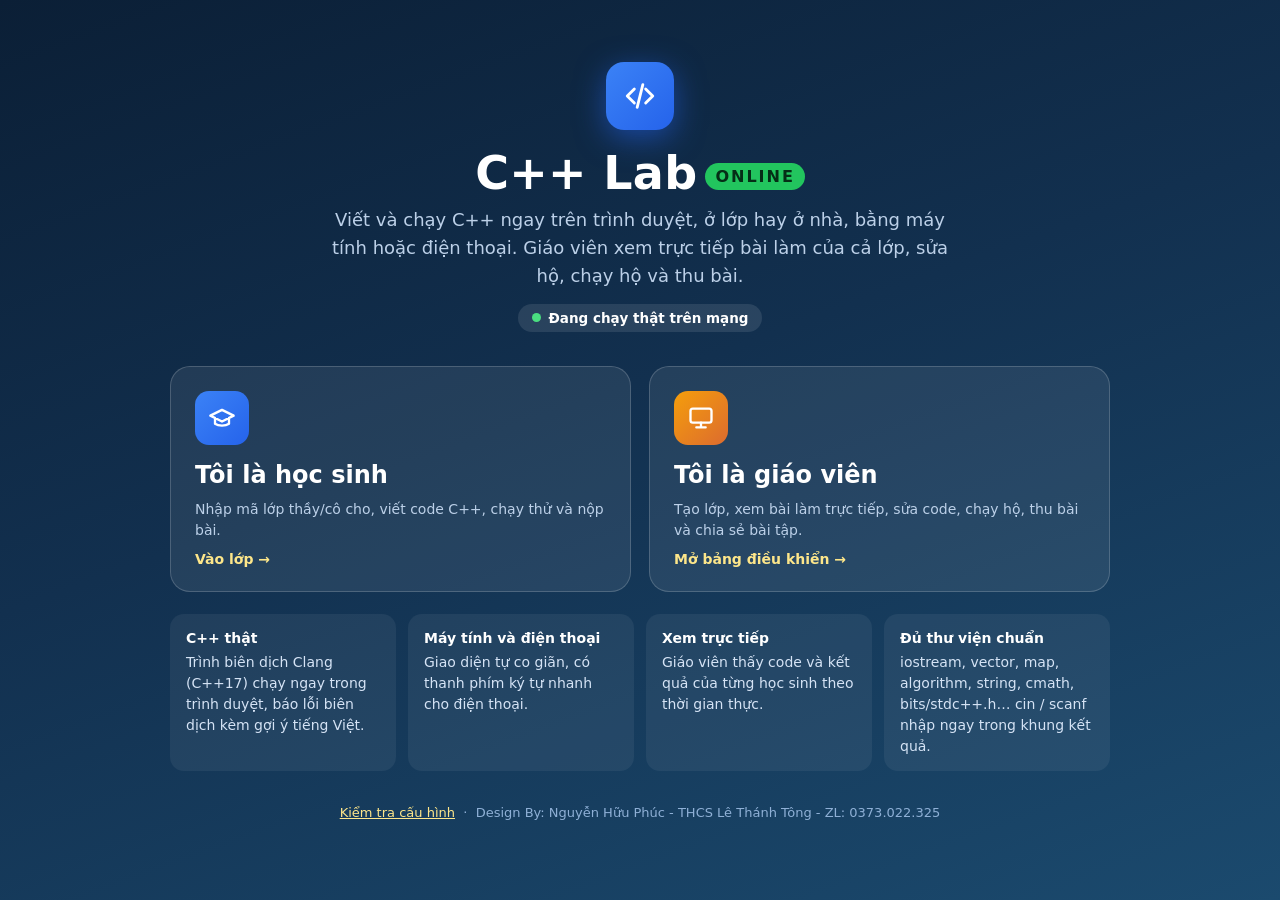
<file: index.html>
<!doctype html>
<html lang="vi">
<head>
<meta charset="utf-8">
<meta name="viewport" content="width=device-width, initial-scale=1, viewport-fit=cover">
<meta name="theme-color" content="#0f2742">
<title>C++ Lab Online</title>
<link rel="icon" href="data:image/svg+xml,%3Csvg xmlns='http://www.w3.org/2000/svg' viewBox='0 0 32 32'%3E%3Crect width='32' height='32' rx='8' fill='%232563eb'/%3E%3Cpath d='M10 11l-4 5 4 5M22 11l4 5-4 5M18 9l-4 14' stroke='white' stroke-width='2.4' fill='none' stroke-linecap='round' stroke-linejoin='round'/%3E%3C/svg%3E">
<link rel="stylesheet" href="assets/css/app.css">
<style>
  body { background: linear-gradient(160deg, #0b1f36 0%, #12304f 45%, #1b4a6e 100%); min-height: 100vh; color: #fff; }
  .wrap { max-width: 980px; margin: 0 auto; padding: 36px 20px 30px; }
  .hero { text-align: center; padding: 26px 0 10px; }
  .logo { width: 68px; height: 68px; border-radius: 18px; margin: 0 auto 16px; display: grid; place-items: center; background: linear-gradient(135deg, #3b82f6, #2563eb); box-shadow: 0 8px 30px rgba(37,99,235,.55); }
  .logo .i { width: 34px; height: 34px; }
  h1 { font-size: clamp(30px, 6vw, 46px); margin: 0 0 6px; letter-spacing: .3px; }
  h1 span { font-size: .35em; vertical-align: middle; letter-spacing: .12em; padding: 4px 10px; border-radius: 99px; background: #22c55e; color: #052e16; margin-left: 8px; }
  .lead { color: #bcd0e8; font-size: clamp(15px, 2.6vw, 18px); max-width: 640px; margin: 0 auto; line-height: 1.55; }
  .cards { display: grid; grid-template-columns: 1fr 1fr; gap: 18px; margin: 34px 0 22px; }
  .cardx { display: flex; flex-direction: column; gap: 10px; background: rgba(255,255,255,.08); border: 1px solid rgba(255,255,255,.18); border-radius: 20px; padding: 24px; text-decoration: none; color: #fff; transition: transform .15s, background .15s, border-color .15s; }
  .cardx:hover { transform: translateY(-3px); background: rgba(255,255,255,.14); border-color: rgba(255,255,255,.4); }
  .cardx .ic { width: 54px; height: 54px; border-radius: 14px; display: grid; place-items: center; }
  .cardx .ic .i { width: 28px; height: 28px; }
  .cardx.s .ic { background: linear-gradient(135deg, #3b82f6, #2563eb); } .cardx.t .ic { background: linear-gradient(135deg, #f59e0b, #dc6b2f); }
  .cardx h2 { margin: 6px 0 0; font-size: 24px; } .cardx p { margin: 0; color: #bcd0e8; line-height: 1.5; }
  .cardx .go { margin-top: auto; font-weight: 700; color: #fde68a; }
  .modebox { text-align: center; margin: 4px 0 26px; }
  .mode { display: inline-flex; align-items: center; gap: 8px; padding: 6px 14px; border-radius: 99px; font-weight: 700; font-size: 13.5px; background: rgba(255,255,255,.1); }
  .mode .dot { width: 9px; height: 9px; border-radius: 50%; background: #4ade80; } .mode.demo .dot { background: #fbbf24; }
  .feat { display: grid; grid-template-columns: repeat(auto-fit, minmax(210px, 1fr)); gap: 12px; margin-top: 8px; }
  .feat div { background: rgba(255,255,255,.06); border-radius: 14px; padding: 14px 16px; color: #d5e3f5; font-size: 14px; line-height: 1.5; }
  .feat b { display: block; color: #fff; margin-bottom: 3px; }
  footer { text-align: center; color: #8fb0d6; font-size: 13px; margin-top: 34px; }
  @media (max-width: 640px) { .cards { grid-template-columns: 1fr; } .wrap { padding-top: 18px; } }
</style>
</head>
<body>
<div class="wrap">
  <div class="hero">
    <div class="logo"><svg class="i" viewBox="0 0 24 24"><path d="M8 7l-5 5 5 5M16 7l5 5-5 5M14 4l-4 16"/></svg></div>
    <h1>C++ Lab<span>ONLINE</span></h1>
    <p class="lead">Viết và chạy C++ ngay trên trình duyệt, ở lớp hay ở nhà, bằng máy tính hoặc điện thoại. Giáo viên xem trực tiếp bài làm của cả lớp, sửa hộ, chạy hộ và thu bài.</p>
  </div>
  <div class="modebox"><span id="mode" class="mode"><span class="dot"></span><span id="modeTxt"></span></span></div>
  <div class="cards">
    <a class="cardx s" href="hocsinh.html" id="goS">
      <div class="ic"><svg class="i" viewBox="0 0 24 24"><path d="M22 10L12 5 2 10l10 5 10-5zM6 12v5c3 2 9 2 12 0v-5"/></svg></div>
      <h2>Tôi là học sinh</h2><p>Nhập mã lớp thầy/cô cho, viết code C++, chạy thử và nộp bài.</p><span class="go">Vào lớp →</span>
    </a>
    <a class="cardx t" href="giaovien.html">
      <div class="ic"><svg class="i" viewBox="0 0 24 24"><rect x="3" y="4" width="18" height="12" rx="2"/><path d="M8 20h8M12 16v4"/></svg></div>
      <h2>Tôi là giáo viên</h2><p>Tạo lớp, xem bài làm trực tiếp, sửa code, chạy hộ, thu bài và chia sẻ bài tập.</p><span class="go">Mở bảng điều khiển →</span>
    </a>
  </div>
  <div class="feat">
    <div><b>C++ thật</b>Trình biên dịch Clang (C++17) chạy ngay trong trình duyệt, báo lỗi biên dịch kèm gợi ý tiếng Việt.</div>
    <div><b>Máy tính và điện thoại</b>Giao diện tự co giãn, có thanh phím ký tự nhanh cho điện thoại.</div>
    <div><b>Xem trực tiếp</b>Giáo viên thấy code và kết quả của từng học sinh theo thời gian thực.</div>
    <div><b>Đủ thư viện chuẩn</b>iostream, vector, map, algorithm, string, cmath, bits/stdc++.h… cin / scanf nhập ngay trong khung kết quả.</div>
  </div>
  <footer><a href="kiemtra.html" style="color:#fde68a">Kiểm tra cấu hình</a> &nbsp;·&nbsp; Design By: Nguyễn Hữu Phúc - THCS Lê Thánh Tông - ZL: 0373.022.325</footer>
</div>
<script src="config.js"></script>
<script>
  var online = window.PYLAB_CONFIG && PYLAB_CONFIG.backend === 'firebase';
  var m = document.getElementById('mode');
  m.className = 'mode' + (online ? '' : ' demo');
  document.getElementById('modeTxt').textContent = online ? 'Đang chạy thật trên mạng' : 'Chế độ thử (chỉ trong một trình duyệt)';
  if (location.protocol === 'file:') { document.getElementById('modeTxt').textContent = 'Hãy mở qua địa chỉ web (không bấm đúp file)'; m.className = 'mode demo'; }
  var q = location.search; if (q) document.getElementById('goS').href = 'hocsinh.html' + q;
</script>
</body>
</html>
</file>
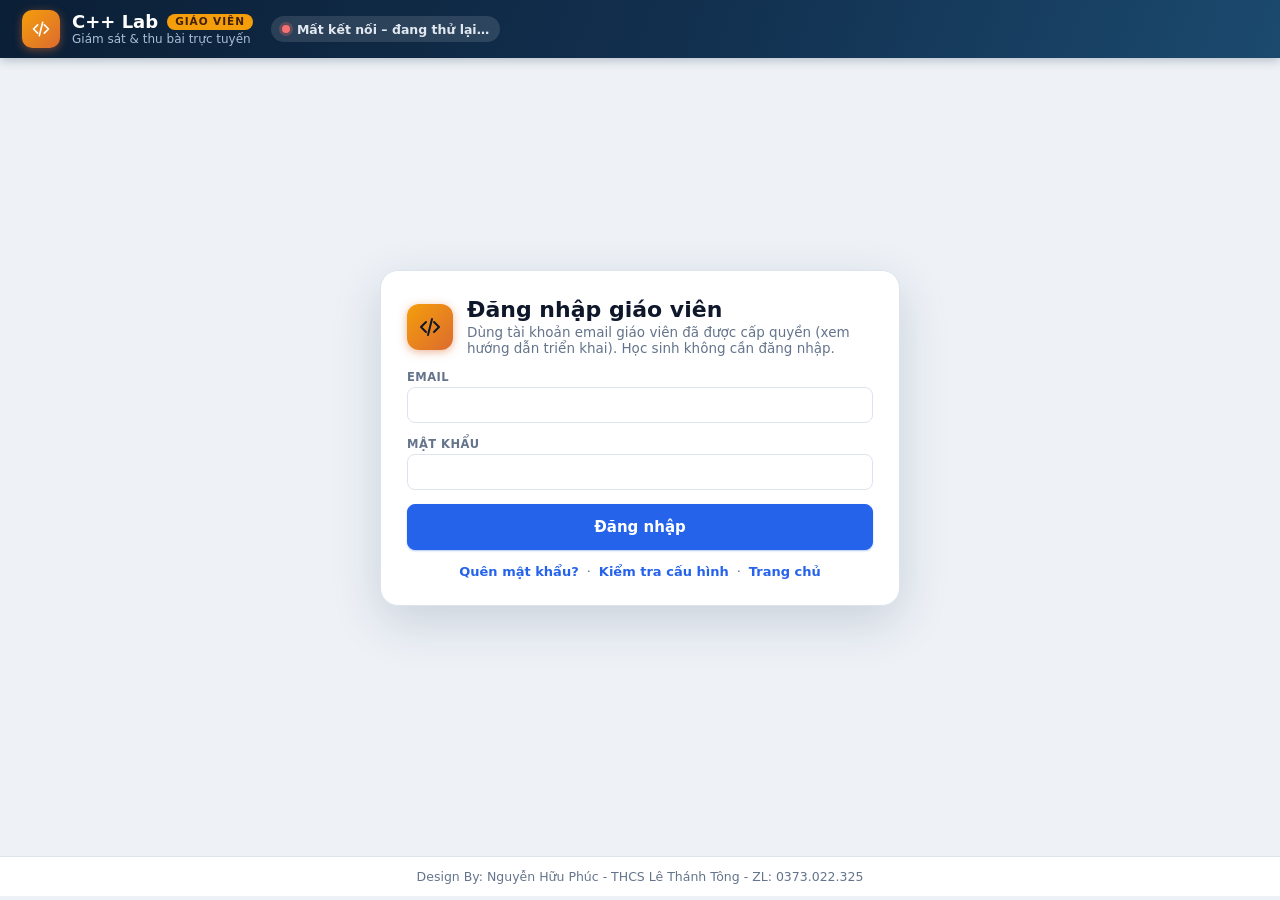
<file: gv/index.html>
<!doctype html>
<html lang="vi"><head><meta charset="utf-8"><meta name="viewport" content="width=device-width, initial-scale=1">
<title>C++ Lab - Giáo viên</title>
<meta http-equiv="refresh" content="0; url=../giaovien.html">
<script>location.replace('../giaovien.html' + location.search + location.hash);</script>
</head><body style="font-family:sans-serif;padding:24px"><p>Đang chuyển tới trang Giáo viên… Nếu không tự chuyển, bấm <a href="../giaovien.html">vào đây</a>.</p></body></html>
</file>
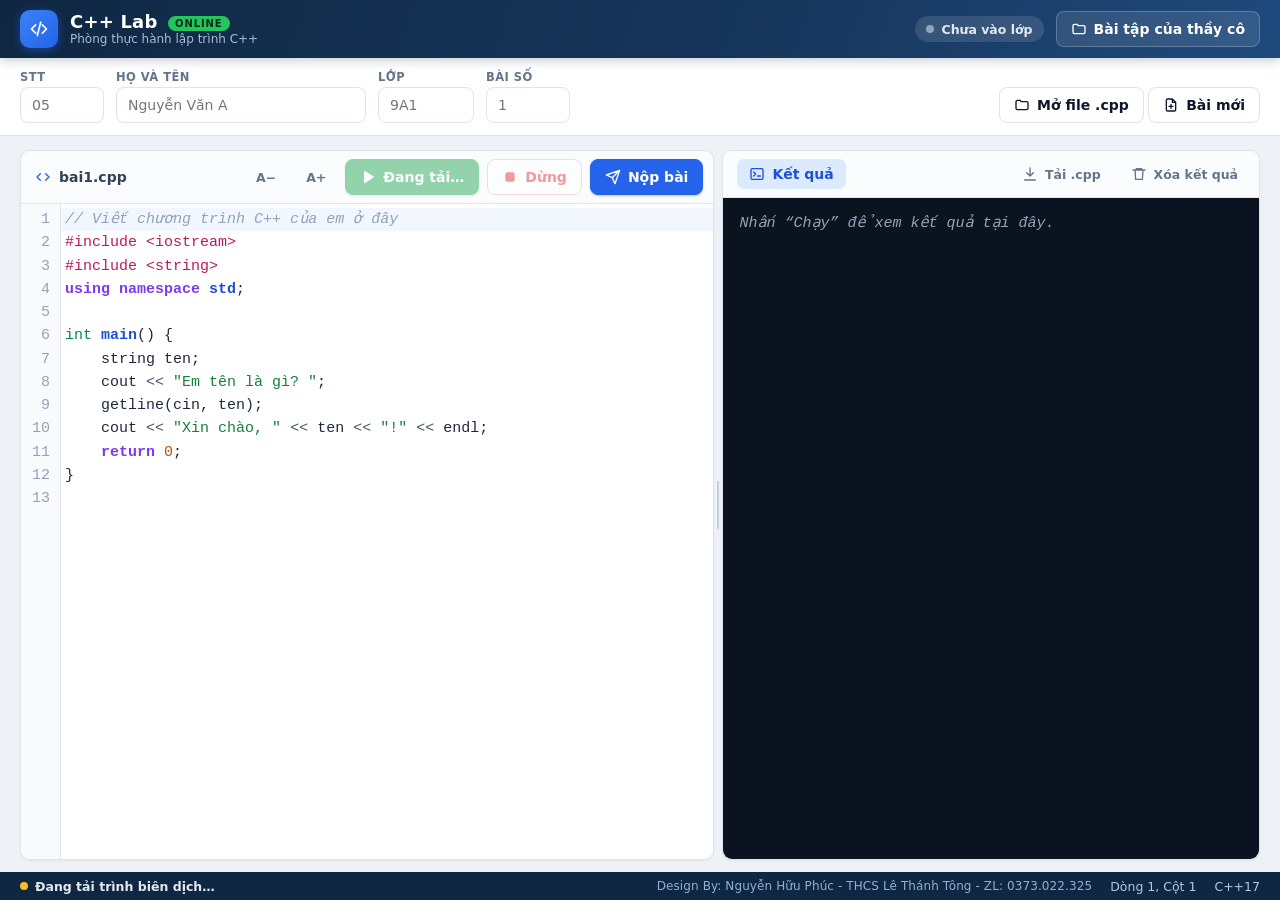
<file: hs/index.html>
<!doctype html>
<html lang="vi"><head><meta charset="utf-8"><meta name="viewport" content="width=device-width, initial-scale=1">
<title>C++ Lab - Học sinh</title>
<meta http-equiv="refresh" content="0; url=../hocsinh.html">
<script>location.replace('../hocsinh.html' + location.search + location.hash);</script>
</head><body style="font-family:sans-serif;padding:24px"><p>Đang chuyển tới trang Học sinh… Nếu không tự chuyển, bấm <a href="../hocsinh.html">vào đây</a>.</p></body></html>
</file>
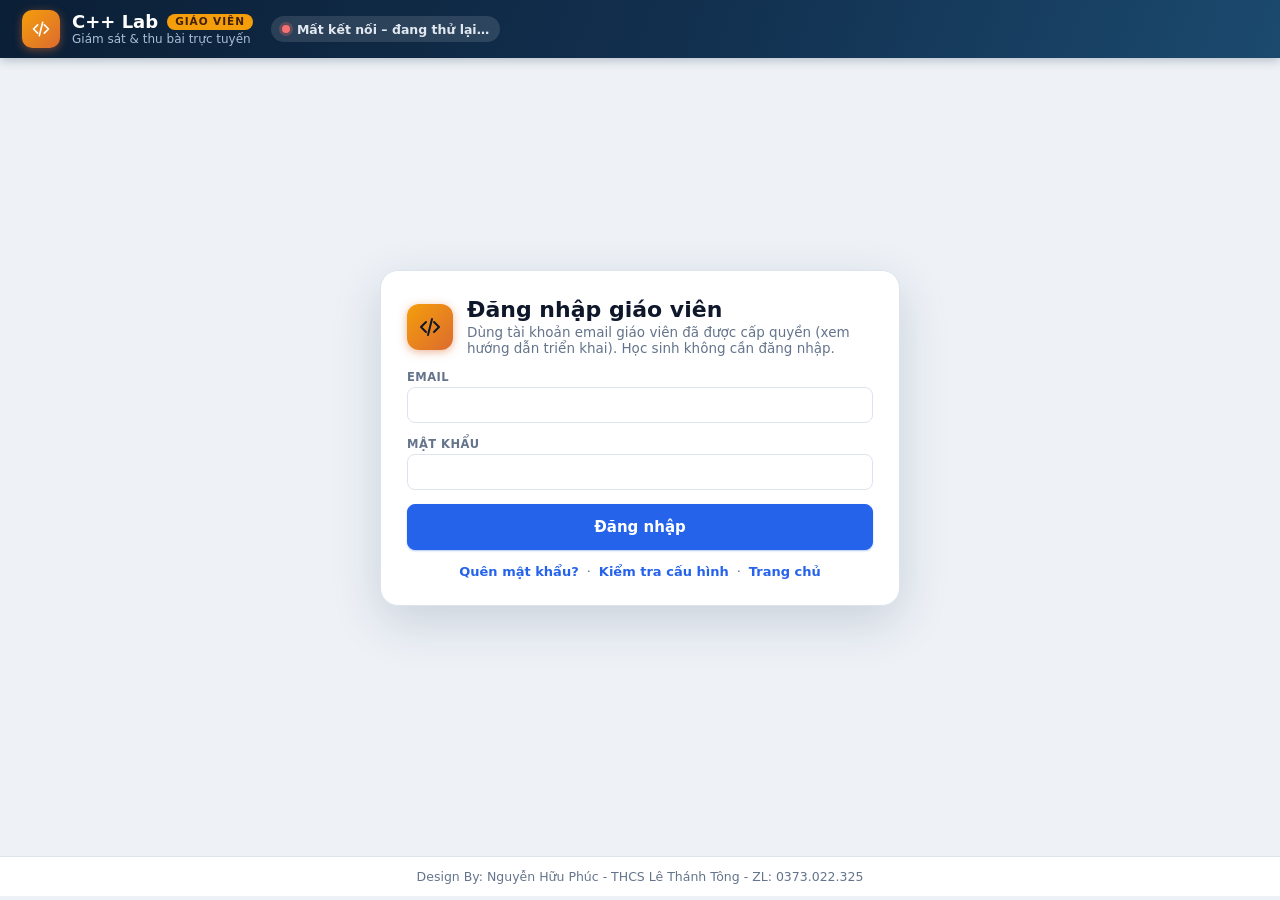
<file: giaovien.html>
<!doctype html>
<html lang="vi">
<head>
<meta charset="utf-8">
<meta name="viewport" content="width=device-width, initial-scale=1, viewport-fit=cover">
<meta name="theme-color" content="#0b1f36">
<title>C++ Lab Online - Giáo viên</title>
<link rel="icon" href="data:image/svg+xml,%3Csvg xmlns='http://www.w3.org/2000/svg' viewBox='0 0 32 32'%3E%3Crect width='32' height='32' rx='8' fill='%23dc6b2f'/%3E%3Cpath d='M10 11l-4 5 4 5M22 11l4 5-4 5M18 9l-4 14' stroke='white' stroke-width='2.4' fill='none' stroke-linecap='round' stroke-linejoin='round'/%3E%3C/svg%3E">
<link rel="stylesheet" href="vendor/codemirror/codemirror.css">
<link rel="stylesheet" href="assets/css/app.css">
<link rel="stylesheet" href="assets/css/teacher.css">
<link rel="stylesheet" href="assets/css/mobile.css">
<link rel="stylesheet" href="assets/css/teacher-online.css">
</head>
<body>
<div class="app">
  <header class="topbar">
    <a class="brand" href="index.html" title="Trang chủ">
      <div class="logo"><svg class="i" viewBox="0 0 24 24"><path d="M8 7l-5 5 5 5M16 7l5 5-5 5M14 4l-4 16"/></svg></div>
      <div><div class="b1">C++ Lab <span class="role">GIÁO VIÊN</span></div><div class="b2">Giám sát &amp; thu bài trực tuyến</div></div>
    </a>
    <div class="urlbox" id="roomBox" hidden>
      <span class="chip roomchip" title="Mã lớp"><svg class="i" viewBox="0 0 24 24"><path d="M3 21h18M5 21V7l7-4 7 4v14M9 21v-6h6v6"/></svg><b id="roomName">—</b></span>
      <span class="chip linkchip"><span id="stuLink" class="mono"></span><button id="btnCopy" type="button">Sao chép</button><button id="btnQR" type="button">QR</button></span>
    </div>
    <div class="top-right">
      <span id="conn" class="pill"><span class="dot"></span><span id="connTxt">Chưa đăng nhập</span></span>
      <button id="btnAdmin" class="btn light" hidden title="Quản trị: tạo tài khoản giáo viên"><svg class="i" viewBox="0 0 24 24"><path d="M12 22s8-4 8-10V5l-8-3-8 3v7c0 6 8 10 8 10zM9 12l2 2 4-4"/></svg><span class="lbl">Quản trị</span></button>
      <button id="btnRoom" class="btn light" hidden title="Đổi lớp"><svg class="i" viewBox="0 0 24 24"><path d="M17 1l4 4-4 4M3 11V9a4 4 0 0 1 4-4h14M7 23l-4-4 4-4M21 13v2a4 4 0 0 1-4 4H3"/></svg><span class="lbl">Đổi lớp</span></button>
      <button id="btnOut" class="btn light" hidden title="Đăng xuất"><svg class="i" viewBox="0 0 24 24"><path d="M9 21H5a2 2 0 0 1-2-2V5a2 2 0 0 1 2-2h4M16 17l5-5-5-5M21 12H9"/></svg><span class="lbl">Đăng xuất</span></button>
    </div>
  </header>
  <div id="demoBar" class="demobar" hidden>Đang ở <b>chế độ thử</b>: không cần đăng nhập, học sinh chỉ vào được từ các tab của cùng trình duyệt này. Để chạy thật trên mạng, làm theo HUONG_DAN_TRIEN_KHAI.md.</div>

  <!-- ============ Đăng nhập ============ -->
  <section id="loginView" class="gate" hidden>
    <form id="loginForm" class="gatecard" autocomplete="on">
      <div class="gt"><div class="logo big"><svg class="i" viewBox="0 0 24 24"><path d="M8 7l-5 5 5 5M16 7l5 5-5 5M14 4l-4 16"/></svg></div><div><h2>Đăng nhập giáo viên</h2><p id="loginNote">Khu vực dành cho giáo viên. Học sinh không cần đăng nhập.</p></div></div>
      <label class="field"><span>Email</span><input id="lEmail" class="inp" type="email" autocomplete="username" required></label>
      <label class="field"><span>Mật khẩu</span><input id="lPass" class="inp" type="password" autocomplete="current-password" required minlength="6"></label>
      <div id="loginErr" class="joinerr" hidden></div>
      <div class="jactions"><button id="lGo" type="submit" class="btn primary big">Đăng nhập</button><button id="lSignup" type="button" class="btn big" hidden>Tạo tài khoản</button></div>
      <div class="loginlinks"><button type="button" id="lReset" class="linkbtn">Quên mật khẩu?</button><span>·</span><a href="kiemtra.html">Kiểm tra cấu hình</a><span>·</span><a href="index.html">Trang chủ</a></div>
    </form>
  </section>

  <!-- ============ Chọn / tạo lớp ============ -->
  <section id="roomView" class="gate" hidden>
    <form id="roomForm" class="gatecard" autocomplete="off">
      <div class="gt"><div class="logo big"><svg class="i" viewBox="0 0 24 24"><path d="M3 21h18M5 21V7l7-4 7 4v14M9 21v-6h6v6"/></svg></div><div><h2>Chọn lớp</h2><p>Mã lớp là tên ngắn không dấu (ví dụ 9a1-tin) để học sinh gõ khi vào lớp.</p></div></div>
      <label class="field"><span>Mã lớp</span><input id="rCode" class="inp big" maxlength="32" placeholder="ví dụ: 9a1-tin" autocapitalize="off" autocorrect="off" spellcheck="false"></label>
      <label class="field"><span>Tên hiển thị (khi tạo lớp mới)</span><input id="rTitle" class="inp" maxlength="60" placeholder="ví dụ: Lớp 9A1 – Tin học"></label>
      <div id="roomErr" class="joinerr" hidden></div>
      <div class="jactions"><button id="rOpen" type="submit" class="btn primary big">Mở lớp</button><button id="rNew" type="button" class="btn big">Tạo lớp mới</button></div>
      <div id="recent" class="recent" hidden><span>Lớp hiện có (bấm để chọn):</span><div id="recentList"></div></div>
    </form>
  </section>

  <!-- ============ Quản trị giáo viên ============ -->
  <section id="adminView" class="adminwrap" hidden>
    <div class="adminin">
      <div class="panel-head"><div><h2>Quản trị giáo viên</h2><div class="sub">Tạo tài khoản (email + mật khẩu) cho giáo viên khác, gửi email đặt lại mật khẩu, thu hồi quyền.</div></div>
        <button id="adBack" class="btn" type="button">← Quay lại</button></div>
      <form id="adForm" class="box adbox" autocomplete="off">
        <h3>Thêm giáo viên mới</h3>
        <div class="adrow">
          <label class="field"><span>Họ và tên</span><input id="adName" class="inp" maxlength="60" placeholder="Nguyễn Văn B"></label>
          <label class="field"><span>Email</span><input id="adEmail" class="inp" type="email" required placeholder="ten@truong.edu.vn"></label>
          <label class="field"><span>Mật khẩu (từ 6 ký tự)</span><div class="pwrow"><input id="adPass" class="inp mono" type="text" required minlength="6" maxlength="40" autocomplete="new-password"><button id="adGen" class="btn" type="button">Tạo ngẫu nhiên</button></div></label>
        </div>
        <div id="adMsg" hidden></div>
        <div class="adact"><button id="adGo" class="btn primary" type="submit">Tạo tài khoản giáo viên</button></div>
      </form>
      <div class="table-wrap"><table class="tbl"><thead><tr><th>Họ tên</th><th>Email</th><th style="width:130px">Thêm lúc</th><th style="width:300px"></th></tr></thead><tbody id="adBody"></tbody></table>
        <div id="adEmpty" class="empty-big small" hidden><p>Chưa có giáo viên nào được thêm ở đây.</p></div></div>
      <p class="adnote">Bạn (quản trị viên) được cấp quyền từ Firebase nên không nằm trong bảng này. Muốn xóa hẳn một tài khoản: Firebase → Authentication → Users. Muốn thêm một quản trị viên khác: thêm <code>admins/&lt;UID&gt;</code> = <code>true</code> trong Realtime Database.</p>
    </div>
  </section>

  <!-- ============ Bảng điều khiển ============ -->
  <div id="dash" hidden>
  <nav class="tabs">
    <button class="tabbtn active" data-tab="live"><svg class="i" viewBox="0 0 24 24"><rect x="3" y="4" width="18" height="12" rx="2"/><path d="M8 20h8M12 16v4"/></svg><span class="lbl">Giám sát lớp</span> <span id="cntAll" class="badge">0</span></button>
    <button class="tabbtn" data-tab="subs"><svg class="i" viewBox="0 0 24 24"><path d="M22 12h-6l-2 3h-4l-2-3H2M5.5 5h13l3.5 7v6a2 2 0 0 1-2 2H4a2 2 0 0 1-2-2v-6z"/></svg><span class="lbl">Bài đã nộp</span> <span id="cntSubs" class="badge gray">0</span></button>
    <button class="tabbtn" data-tab="share"><svg class="i" viewBox="0 0 24 24"><path d="M3 7a2 2 0 0 1 2-2h4l2 2h8a2 2 0 0 1 2 2v8a2 2 0 0 1-2 2H5a2 2 0 0 1-2-2z"/></svg><span class="lbl">Bài tập chia sẻ</span> <span id="cntShare" class="badge gray">0</span></button>
  </nav>

  <section id="tab-live" class="tabpane active">
    <div class="stats">
      <div class="stat"><b id="sTotal">0</b><span>Đang kết nối</span></div>
      <div class="stat run"><b id="sRun">0</b><span>Đang chạy</span></div>
      <div class="stat err"><b id="sErr">0</b><span>Đang lỗi</span></div>
      <div class="stat ok"><b id="sSub">0</b><span>Đã nộp bài</span></div>
      <div class="stat off"><b id="sOff">0</b><span>Mất kết nối</span></div>
      <div class="grow"></div>
      <div class="toolbar">
        <input id="q" class="inp" placeholder="Tìm theo tên, lớp, STT…">
        <select id="flt" class="inp">
          <option value="">Tất cả trạng thái</option><option value="running">Đang chạy</option><option value="error">Có lỗi</option>
          <option value="typing">Đang gõ</option><option value="submitted">Đã nộp</option><option value="offline">Mất kết nối</option>
        </select>
        <button id="btnNotify" class="btn"><svg class="i" viewBox="0 0 24 24"><path d="M18 8a6 6 0 0 0-12 0c0 7-3 9-3 9h18s-3-2-3-9M13.7 21a2 2 0 0 1-3.4 0"/></svg><span class="lbl">Thông báo cả lớp</span></button>
        <button id="btnSaveAll" class="btn primary"><svg class="i" viewBox="0 0 24 24"><path d="M12 3v12M7 10l5 5 5-5M4 21h16"/></svg><span class="lbl">Tải code cả lớp (.zip)</span></button>
        <button id="btnDelClass" class="btn ghost danger" title="Xóa lớp này cùng học sinh và bài nộp"><svg class="i" viewBox="0 0 24 24"><path d="M3 6h18M8 6V4h8v2M6 6l1 14h10l1-14M10 11v6M14 11v6"/></svg><span class="lbl">Xóa lớp</span></button>
        <button id="btnClearOff" class="btn ghost" title="Xóa các học sinh đã mất kết nối khỏi danh sách"><svg class="i" viewBox="0 0 24 24"><path d="M3 6h18M8 6V4h8v2M6 6l1 14h10l1-14"/></svg><span class="lbl">Dọn học sinh offline</span></button>
      </div>
    </div>
    <div id="grid" class="grid"></div>
    <div id="emptyLive" class="empty-big">
      <svg class="i" viewBox="0 0 24 24" style="width:54px;height:54px;stroke-width:1.4"><rect x="3" y="4" width="18" height="12" rx="2"/><path d="M8 20h8M12 16v4"/></svg>
      <h3>Chưa có học sinh nào vào lớp</h3>
      <p>Gửi cho học sinh đường dẫn hoặc mã QR ở góc trên (hoặc đọc mã lớp), học sinh mở bằng máy tính hay điện thoại.</p>
    </div>
  </section>

  <section id="tab-subs" class="tabpane">
    <div class="panel-head">
      <div><h2>Bài học sinh đã nộp</h2><div class="sub">Mỗi lần nộp được lưu riêng; bảng chỉ hiện bản mới nhất, các bản cũ nằm trong thư mục <code>_ban_cu</code> của file .zip.</div></div>
      <div class="row">
        <button id="btnZipSubs" class="btn primary"><svg class="i" viewBox="0 0 24 24"><path d="M12 3v12M7 10l5 5 5-5M4 21h16"/></svg>Tải tất cả (.zip)</button>
      </div>
    </div>
    <div class="table-wrap"><table class="tbl"><thead><tr><th>Tên file (STT_Họ tên_Bài số)</th><th style="width:70px">Số bản</th><th style="width:150px">Nộp lúc</th><th style="width:210px"></th></tr></thead><tbody id="subsBody"></tbody></table>
    <div id="subsEmpty" class="empty-big small" hidden><p>Chưa có bài nào được nộp.</p></div></div>
  </section>

  <section id="tab-share" class="tabpane">
    <div class="panel-head">
      <div><h2>Bài tập chia sẻ cho học sinh</h2><div class="sub">Học sinh bấm nút “Bài tập của thầy cô” để tải các file này. Mỗi file tối đa <b id="maxKB">700 KB</b>.</div></div>
    </div>
    <div id="drop" class="drop"><svg class="i" viewBox="0 0 24 24" style="width:30px;height:30px"><path d="M12 15V3M7 8l5-5 5 5M4 21h16"/></svg>
      <div><b>Kéo thả file vào đây</b> hoặc <label class="link">chọn file<input id="upInput" type="file" multiple hidden></label> để chia sẻ cho học sinh</div></div>
    <div class="table-wrap"><table class="tbl"><thead><tr><th>Tên file</th><th style="width:110px">Dung lượng</th><th style="width:150px">Thêm lúc</th><th style="width:150px"></th></tr></thead><tbody id="shareBody"></tbody></table>
    <div id="shareEmpty" class="empty-big small" hidden><p>Chưa có file nào được chia sẻ.</p></div></div>
  </section>
  </div>
</div>

<!-- ================== CỬA SỔ CHI TIẾT HỌC SINH ================== -->
<div id="modal" class="modal" hidden>
  <div class="dlg">
    <div class="dlg-head">
      <div class="who"><span id="mMay" class="may">00</span><div><div id="mName" class="nm"></div><div id="mSub" class="sb"></div></div></div>
      <span id="mStatus" class="st"></span>
      <div class="grow"></div>
      <label class="switch" title="Khóa máy học sinh và cho phép giáo viên sửa code trực tiếp"><input id="mEdit" type="checkbox"><span class="slider"></span><b>Sửa code học sinh</b></label>
      <button id="mRun" class="btn run" title="Chạy code này trên máy học sinh để cả hai cùng xem (Ctrl+Enter)"><svg class="i" viewBox="0 0 24 24" style="fill:currentColor"><path d="M7 4l13 8-13 8z"/></svg><span>Chạy</span></button>
      <button id="mStop" class="btn stop" title="Dừng chương trình đang chạy trên máy học sinh"><svg class="i" viewBox="0 0 24 24" style="fill:currentColor"><rect x="6" y="6" width="12" height="12" rx="2"/></svg><span class="lbl">Dừng</span></button>
      <button id="mOpen" class="btn" title="Mở file C++ (.cpp) từ máy giáo viên vào khung code của học sinh này"><svg class="i" viewBox="0 0 24 24"><path d="M3 7a2 2 0 0 1 2-2h4l2 2h8a2 2 0 0 1 2 2v8a2 2 0 0 1-2 2H5a2 2 0 0 1-2-2z"/></svg><span class="lbl">Mở file .cpp</span></button>
      <input id="mFile" type="file" accept=".cpp,.cc,.cxx,.c,.h,.hpp,.txt,text/plain" hidden>
      <button id="mSave" class="btn" title="Tải code của học sinh này về máy (.cpp)"><svg class="i" viewBox="0 0 24 24"><path d="M12 3v12M7 10l5 5 5-5M4 21h16"/></svg><span class="lbl">Tải bài này</span></button>
      <button id="mNotify" class="btn"><svg class="i" viewBox="0 0 24 24"><path d="M21 15a2 2 0 0 1-2 2H7l-4 4V5a2 2 0 0 1 2-2h14a2 2 0 0 1 2 2z"/></svg><span class="lbl">Nhắn học sinh</span></button>
      <button id="mClose" class="btn ghost" title="Đóng (Esc)"><svg class="i" viewBox="0 0 24 24"><path d="M18 6L6 18M6 6l12 12"/></svg></button>
    </div>
    <div id="mBanner" class="banner" hidden>Chế độ sửa: máy học sinh đang bị khóa, mọi thay đổi của thầy cô hiện ngay trên màn hình của em.</div>
    <div class="dlg-body">
      <div class="dpane"><div class="dp-h">Code</div><div class="dp-b"><textarea id="mCode"></textarea></div></div>
      <div class="dpane"><div class="dp-h">Kết quả học sinh chạy</div><div id="mOut" class="console"></div>
        <div id="mInRow" class="inrow" hidden><span>Học sinh đang chờ nhập dữ liệu — thầy cô có thể gõ thay:</span><input id="mIn" class="inp" autocomplete="off" placeholder="Gõ rồi nhấn Enter"></div></div>
    </div>
  </div>
</div>

<!-- xem bài nộp -->
<div id="viewDlg" class="modal" hidden>
  <div class="dlg small">
    <div class="dlg-head"><div><div id="vTitle" class="nm"></div><div id="vSub" class="sb"></div></div><div class="grow"></div>
      <select id="vVer" class="inp" style="width:auto;max-width:220px"></select>
      <button id="vDown" class="btn"><svg class="i" viewBox="0 0 24 24"><path d="M12 3v12M7 10l5 5 5-5M4 21h16"/></svg><span class="lbl">Tải .cpp</span></button>
      <button id="vClose" class="btn ghost"><svg class="i" viewBox="0 0 24 24"><path d="M18 6L6 18M6 6l12 12"/></svg></button></div>
    <div class="dlg-body one"><div class="dpane"><div class="dp-b"><textarea id="vCode"></textarea></div></div></div>
  </div>
</div>

<!-- mã QR -->
<div id="qrDlg" class="modal" hidden>
  <div class="qrcard"><h3>Mã QR vào lớp</h3><div id="qrBox"></div><div id="qrUrl" class="mono"></div><p>Học sinh quét bằng camera điện thoại để vào lớp.</p><button id="qrClose" class="btn">Đóng</button></div>
</div>

<footer class="credit-bar">Design By: Nguyễn Hữu Phúc - THCS Lê Thánh Tông - ZL: 0373.022.325</footer>
<div id="toasts"></div>

<script src="config.js"></script>
<script src="vendor/codemirror/codemirror.js"></script>
<script src="vendor/codemirror/clike.js"></script>
<script src="vendor/codemirror/closebrackets.js"></script>
<script src="vendor/codemirror/matchbrackets.js"></script>
<script src="vendor/codemirror/active-line.js"></script>
<script src="vendor/codemirror/comment.js"></script>
<script src="vendor/qrcode.js"></script>
<script>if (window.PYLAB_CONFIG && PYLAB_CONFIG.backend === 'firebase') { ['app', 'auth', 'database'].forEach(function (n) { document.write('<script src="vendor/firebase/firebase-' + n + '-compat.js"><\/script>'); }); }</script>
<script src="assets/js/util.js"></script>
<script src="assets/js/db-local.js"></script>
<script src="assets/js/db-firebase.js"></script>
<script src="assets/js/hub.js"></script>
<script src="assets/js/teacher.js"></script>
</body>
</html>
</file>
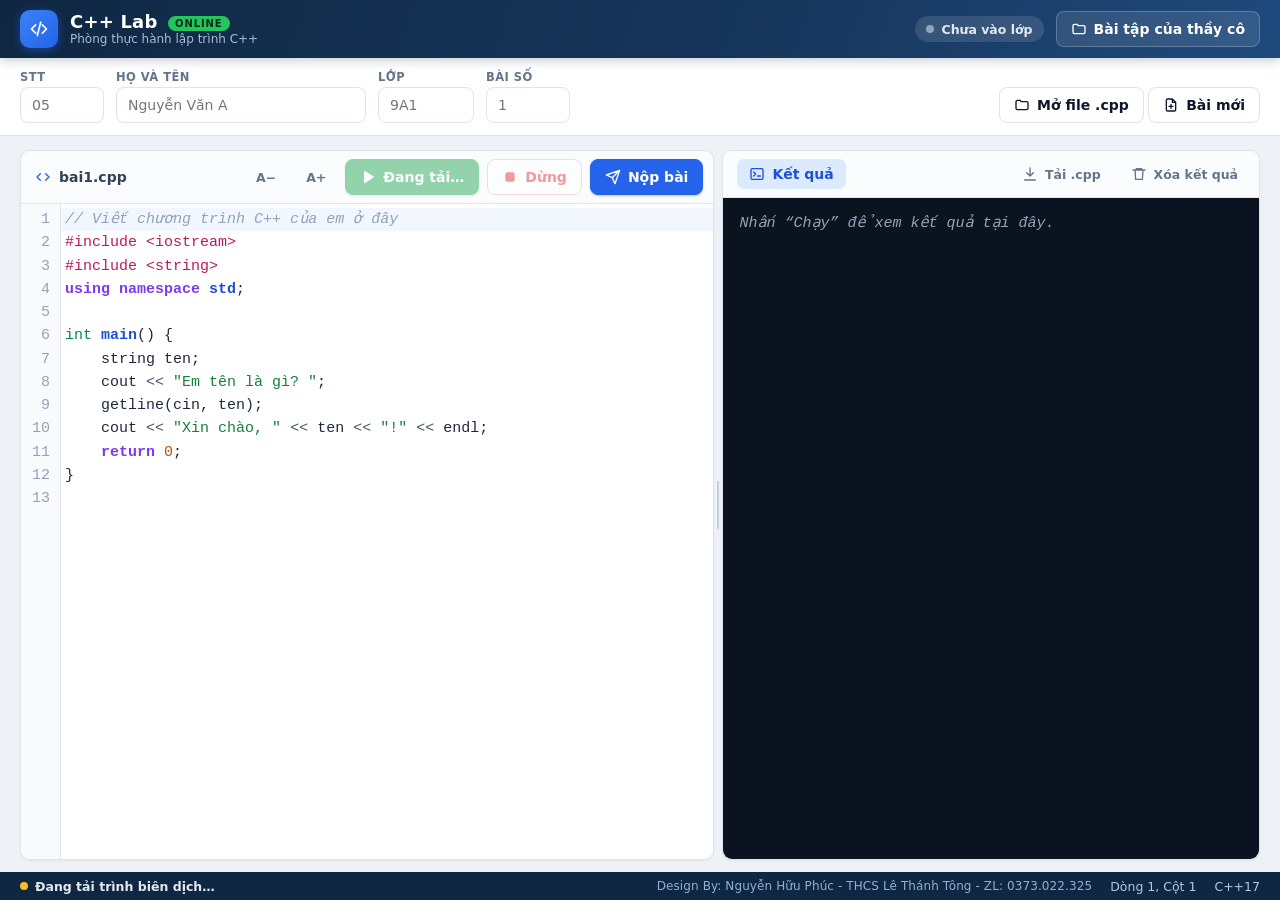
<file: hocsinh.html>
<!doctype html>
<html lang="vi">
<head>
<meta charset="utf-8">
<meta name="viewport" content="width=device-width, initial-scale=1, viewport-fit=cover">
<meta name="theme-color" content="#0f2742">
<title>C++ Lab Online - Học sinh</title>
<link rel="icon" href="data:image/svg+xml,%3Csvg xmlns='http://www.w3.org/2000/svg' viewBox='0 0 32 32'%3E%3Crect width='32' height='32' rx='8' fill='%232563eb'/%3E%3Cpath d='M10 11l-4 5 4 5M22 11l4 5-4 5M18 9l-4 14' stroke='white' stroke-width='2.4' fill='none' stroke-linecap='round' stroke-linejoin='round'/%3E%3C/svg%3E">
<link rel="stylesheet" href="vendor/codemirror/codemirror.css">
<link rel="stylesheet" href="assets/css/app.css">
<link rel="stylesheet" href="assets/css/student.css">
<link rel="stylesheet" href="assets/css/mobile.css">
</head>
<body>
<div class="app">
  <header class="topbar">
    <a class="brand" href="index.html" title="Trang chủ">
      <div class="logo"><svg class="i" viewBox="0 0 24 24"><path d="M8 7l-5 5 5 5M16 7l5 5-5 5M14 4l-4 16"/></svg></div>
      <div><div class="b1">C++ Lab <span class="online-tag">ONLINE</span></div><div class="b2">Phòng thực hành lập trình C++</div></div>
    </a>
    <div class="top-right">
      <button id="btnJoin" class="pill pillbtn" title="Vào lớp / đổi lớp"><span class="dot"></span><span id="connTxt">Chưa vào lớp</span></button>
      <button id="btnFiles" class="btn light"><svg class="i" viewBox="0 0 24 24"><path d="M3 7a2 2 0 0 1 2-2h4l2 2h8a2 2 0 0 1 2 2v8a2 2 0 0 1-2 2H5a2 2 0 0 1-2-2z"/></svg><span class="lbl">Bài tập của thầy cô</span> <span id="fileBadge" class="badge" hidden>0</span></button>
    </div>
  </header>
  <div id="demoBar" class="demobar" hidden>Đang ở <b>chế độ thử</b>: chỉ trao đổi được giữa các tab trong cùng một trình duyệt. Để chạy thật trên mạng, hãy làm theo HUONG_DAN_TRIEN_KHAI.md.</div>

  <section class="infobar">
    <label class="field w-may"><span>STT</span><input id="fMay" class="inp" maxlength="6" inputmode="numeric" placeholder="05" autocomplete="off"></label>
    <label class="field w-name"><span>Họ và tên</span><input id="fName" class="inp" maxlength="40" placeholder="Nguyễn Văn A" autocomplete="name"></label>
    <label class="field w-lop"><span>Lớp</span><input id="fLop" class="inp" maxlength="10" placeholder="9A1" autocomplete="off"></label>
    <label class="field w-bai"><span>Bài số</span><input id="fBai" class="inp" maxlength="6" placeholder="1" autocomplete="off"></label>
    <div class="spacer"></div>
    <div class="info-actions">
      <button id="btnOpen" class="btn" title="Mở một file C++ (.cpp) có sẵn trong máy này vào khung soạn thảo"><svg class="i" viewBox="0 0 24 24"><path d="M3 7a2 2 0 0 1 2-2h4l2 2h8a2 2 0 0 1 2 2v8a2 2 0 0 1-2 2H5a2 2 0 0 1-2-2z"/></svg><span class="lbl">Mở file .cpp</span></button>
      <input id="fileOpen" type="file" accept=".cpp,.cc,.cxx,.c,.h,.hpp,.txt,text/plain" hidden>
      <button id="btnNew" class="btn" title="Xóa trang, bắt đầu bài mới"><svg class="i" viewBox="0 0 24 24"><path d="M14 3H7a2 2 0 0 0-2 2v14a2 2 0 0 0 2 2h10a2 2 0 0 0 2-2V8zM14 3v5h5M12 11v6M9 14h6"/></svg><span class="lbl">Bài mới</span></button>
    </div>
  </section>

  <div class="mobseg" id="mobSeg">
    <button id="segCode" class="active"><svg class="i" viewBox="0 0 24 24"><path d="M8 7l-5 5 5 5M16 7l5 5-5 5"/></svg>Soạn code</button>
    <button id="segOut"><svg class="i" viewBox="0 0 24 24"><rect x="3" y="4" width="18" height="16" rx="2"/><path d="M7 9l3 3-3 3M13 15h4"/></svg>Kết quả <span id="segDot" class="gdot2" hidden></span></button>
  </div>

  <main class="work" id="work" data-view="code">
    <section class="pane pane-code">
      <div class="pane-head">
        <div class="tab"><svg class="i" viewBox="0 0 24 24"><path d="M8 7l-5 5 5 5M16 7l5 5-5 5"/></svg><span id="fileName">bai1.cpp</span></div>
        <div class="grow"></div>
        <button id="fsDown" class="btn ghost small hide-m" title="Chữ nhỏ lại">A−</button>
        <button id="fsUp" class="btn ghost small hide-m" title="Chữ to lên">A+</button>
        <button id="btnRun" class="btn run" disabled title="Chạy chương trình (Ctrl+Enter hoặc F5)"><svg class="i" viewBox="0 0 24 24" style="fill:currentColor"><path d="M7 4l13 8-13 8z"/></svg><span id="runTxt">Đang tải…</span></button>
        <button id="btnStop" class="btn stop" disabled title="Dừng chương trình"><svg class="i" viewBox="0 0 24 24" style="fill:currentColor"><rect x="6" y="6" width="12" height="12" rx="2"/></svg><span class="lbl">Dừng</span></button>
        <button id="btnSubmit" class="btn primary" title="Gửi bài cho giáo viên"><svg class="i" viewBox="0 0 24 24"><path d="M22 2L11 13M22 2l-7 20-4-9-9-4z"/></svg><span class="lbl">Nộp bài</span></button>
      </div>
      <div id="lockBanner" class="banner" hidden><svg class="i" viewBox="0 0 24 24"><rect x="4" y="11" width="16" height="10" rx="2"/><path d="M8 11V7a4 4 0 0 1 8 0v4"/></svg>Giáo viên đang chỉnh sửa bài của em — vui lòng chờ trong giây lát…</div>
      <div class="editor-wrap"><textarea id="code"></textarea></div>
      <div id="qk" class="qk" aria-label="Phím ký tự nhanh">
        <button data-k="tab">Tab</button><button data-k=";">;</button><button data-k="(">(</button><button data-k=")">)</button>
        <button data-k="[">[</button><button data-k="]">]</button><button data-k="{">{</button><button data-k="}">}</button>
        <button data-k='"'>"</button><button data-k="'">'</button><button data-k="=">=</button><button data-k="#">#</button><button data-k="&lt;&lt;">&lt;&lt;</button><button data-k="&gt;&gt;">&gt;&gt;</button><button data-k="&amp;">&amp;</button><button data-k="|">|</button><button data-k="!">!</button>
        <button data-k="_">_</button><button data-k="+">+</button><button data-k="-">-</button><button data-k="*">*</button>
        <button data-k="/">/</button><button data-k="%">%</button><button data-k="&lt;">&lt;</button><button data-k="&gt;">&gt;</button>
        <button data-k=",">,</button><button data-k=".">.</button><button data-k="\">\</button><button data-k="undo">↶</button>
      </div>
    </section>

    <div id="splitter" class="splitter" title="Kéo để đổi kích thước"></div>

    <section class="pane pane-out">
      <div class="pane-head">
        <button id="tabOut" class="ptab active"><svg class="i" viewBox="0 0 24 24"><rect x="3" y="4" width="18" height="16" rx="2"/><path d="M7 9l3 3-3 3M13 15h4"/></svg>Kết quả</button>
        <div class="grow"></div>
        <button id="btnDownload" class="btn ghost small" title="Tải bài về máy (.cpp)"><svg class="i" viewBox="0 0 24 24"><path d="M12 3v12M7 10l5 5 5-5M4 21h16"/></svg><span class="lbl">Tải .cpp</span></button>
        <button id="btnClear" class="btn ghost small" title="Xóa nhanh phần kết quả"><svg class="i" viewBox="0 0 24 24"><path d="M3 6h18M8 6V4h8v2M6 6l1 14h10l1-14"/></svg><span class="lbl">Xóa kết quả</span></button>
      </div>
      <div id="console" class="console" tabindex="0"><span class="cons-seg-m">Nhấn “Chạy” để xem kết quả tại đây.</span></div>
      <div id="hint" class="hint" hidden></div>
    </section>
  </main>

  <footer class="statusbar">
    <span id="stState" class="st-state"><span class="dot"></span><span id="stTxt">Đang tải trình biên dịch…</span></span>
    <span id="stSub" class="st-sub"></span>
    <div class="grow"></div>
    <span class="credit">Design By: Nguyễn Hữu Phúc - THCS Lê Thánh Tông - ZL: 0373.022.325</span>
    <span id="stPos">Dòng 1, Cột 1</span>
    <span id="stVer">C++17</span>
  </footer>
</div>

<!-- Hộp thoại vào lớp -->
<div id="joinDlg" class="dlgwrap" hidden>
  <form class="joincard" id="joinForm" autocomplete="off">
    <div class="jt"><div class="logo big"><svg class="i" viewBox="0 0 24 24"><path d="M8 7l-5 5 5 5M16 7l5 5-5 5M14 4l-4 16"/></svg></div><div><h2>Vào lớp học</h2><p>Chọn lớp của em trong danh sách để thầy/cô xem bài và nhận bài nộp của em.</p></div></div>
    <label class="field"><span>Chọn lớp của em</span>
      <select id="jClass" class="inp big" disabled><option value="">Đang tải danh sách lớp…</option></select></label>
    <div class="joinalt"><button type="button" id="jManual" class="linkbtn">Không thấy lớp của em? Nhập mã lớp</button>
      <input id="jRoom" class="inp" maxlength="32" placeholder="mã lớp thầy/cô cho" autocapitalize="off" autocorrect="off" spellcheck="false" hidden></div>
    <div class="row2">
      <label class="field"><span>Họ và tên</span><input id="jName" class="inp" maxlength="40" placeholder="Nguyễn Văn A"></label>
      <label class="field sm"><span>STT</span><input id="jMay" class="inp" maxlength="6" inputmode="numeric" placeholder="05"></label>
      <label class="field sm"><span>Lớp</span><input id="jLop" class="inp" maxlength="10" placeholder="9A1"></label>
    </div>
    <div id="joinErr" class="joinerr" hidden></div>
    <div class="jactions">
      <button type="submit" id="jGo" class="btn primary big">Vào lớp</button>
      <button type="button" id="jSolo" class="btn big">Luyện tập một mình</button>
    </div>
    <p class="jnote">Luyện tập một mình: em vẫn viết và chạy C++ bình thường, nhưng thầy/cô không xem được và em chưa nộp bài được.</p>
  </form>
</div>

<aside id="filesPanel" class="drawer" hidden>
  <div class="drawer-head"><b>Bài tập của thầy cô</b><button id="filesClose" class="btn ghost small">Đóng</button></div>
  <div id="filesList" class="drawer-body"></div>
  <div class="drawer-foot">Bấm vào tên file để tải về máy.</div>
</aside>
<div id="toasts"></div>

<script src="config.js"></script>
<script src="vendor/codemirror/codemirror.js"></script>
<script src="vendor/codemirror/clike.js"></script>
<script src="vendor/codemirror/closebrackets.js"></script>
<script src="vendor/codemirror/matchbrackets.js"></script>
<script src="vendor/codemirror/active-line.js"></script>
<script src="vendor/codemirror/comment.js"></script>
<script>if (window.PYLAB_CONFIG && PYLAB_CONFIG.backend === 'firebase') { ['app', 'auth', 'database'].forEach(function (n) { document.write('<script src="vendor/firebase/firebase-' + n + '-compat.js"><\/script>'); }); }</script>
<script src="assets/js/util.js"></script>
<script src="assets/js/db-local.js"></script>
<script src="assets/js/db-firebase.js"></script>
<script src="assets/js/hub.js"></script>
<script src="assets/cpp/engine.js"></script>
<script src="assets/js/student.js"></script>
</body>
</html>
</file>
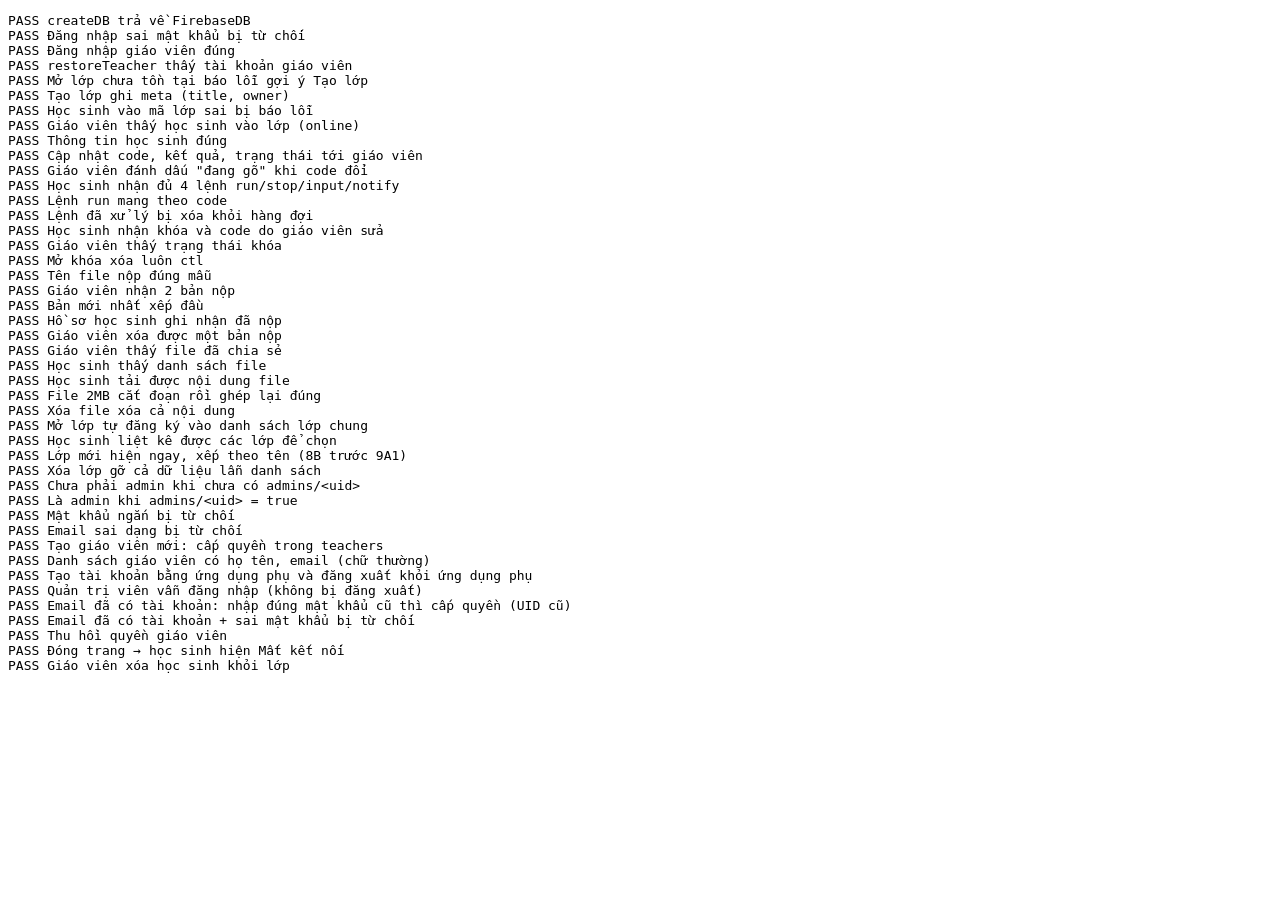
<file: kiem_thu/fbmock.html>
<!doctype html>
<html lang="vi"><head><meta charset="utf-8"><title>Kiểm thử lớp FirebaseDB bằng SDK giả lập</title></head>
<body><pre id="log">đang chạy…</pre>
<!-- Trang này nạp lớp FirebaseDB THẬT của dự án nhưng thay SDK Firebase bằng bản giả lập (dựng trên LocalDB),
     để kiểm tra các lời gọi API (ref, set, update, push, on, off, onDisconnect, auth…) và toàn bộ logic Hub. -->
<script>window.PYLAB_CONFIG = { backend: 'firebase', firebase: { apiKey: 'test', databaseURL: 'https://test.firebaseio.com' }, maxFileKB: 700 };</script>
<script src="../assets/js/util.js"></script>
<script src="../assets/js/db-local.js"></script>
<script>
  /* ----- SDK Firebase giả lập ----- */
  (function () {
    localStorage.removeItem('pylab_mock_db'); const L = new LocalDB({ key: 'pylab_mock_db', channel: 'pylab-mock-db' });
    const snap = (v, k) => ({ val: () => (v === undefined ? null : v), key: k });
    function ref(path) {
      const key = path.split('/').pop();
      const r = {
        key,
        get: async () => snap(await L.get(path), key),
        set: (v) => { if (v === undefined) throw new Error('set(undefined)'); return L.set(path, v); },
        update: (o) => { for (const k in o) if (o[k] === undefined) throw new Error('update: undefined tại ' + k); return L.update(path, o); },
        remove: () => L.remove(path),
        push() { const k = 'p' + Date.now().toString(36) + Math.random().toString(36).slice(2, 6); const c = ref(path + '/' + k); return c; },
        on(ev, cb) {
          if (path === '.info/connected') { setTimeout(() => cb(snap(true, 'connected')), 0); return cb; }
          const off = L.on(path, ev, (v, k) => cb(snap(v, k)));
          (ref._h = ref._h || []).push({ ev, cb, off }); window.__handlers = (window.__handlers || 0) + 1; return cb;
        },
        off(ev, h) { /* hủy đăng ký */ window.__handlers = (window.__handlers || 1) - 1; },
        onDisconnect: () => ({ set: (v) => L.onDisconnectSet(path, v) }),
      };
      return r;
    }
    const mkAuth = () => { let user = null; return {
      onAuthStateChanged(cb) { setTimeout(() => cb(user), 0); return () => {}; },
      signInAnonymously: async () => { user = { uid: 'S' + Math.random().toString(36).slice(2, 7), isAnonymous: true }; return { user }; },
      signInWithEmailAndPassword: async (e, p) => { if (p !== 'ok') { const x = new Error('wrong'); x.code = 'auth/wrong-password'; throw x; } user = { uid: 'TEACHER1', isAnonymous: false }; return { user }; },
      signOut: async () => { user = null; },
      get currentUser() { return user; },
    }; };
    const accounts = { 'cu@truong.vn': { pw: 'matcu1', uid: 'OLDUID' } };
    const secAuth = { _u: null,
      async createUserWithEmailAndPassword(e, p) { if (accounts[e]) { const x = new Error('exists'); x.code = 'auth/email-already-in-use'; throw x; } accounts[e] = { pw: p, uid: 'NEW' + Object.keys(accounts).length }; this._u = { uid: accounts[e].uid }; return { user: this._u }; },
      async signInWithEmailAndPassword(e, p) { if (!accounts[e] || accounts[e].pw !== p) { const x = new Error('wrong'); x.code = 'auth/wrong-password'; throw x; } this._u = { uid: accounts[e].uid }; return { user: this._u }; },
      async signOut() { this._u = null; window.__secSignOut = (window.__secSignOut || 0) + 1; } };
    window.firebase = {
      apps: [], __named: {},
      initializeApp(c, name) { this.apps.push(c); if (name) { this.__named[name] = { options: c, auth: () => secAuth }; return this.__named[name]; } },
      app(name) { if (!name) return { options: this.apps[0] || {}, auth: () => window.firebase.auth() }; if (!this.__named[name]) throw new Error('no app ' + name); return this.__named[name]; },
      auth: () => window.firebase.__auth || (window.firebase.__auth = mkAuth()),
      database: Object.assign(() => ({ ref }), { ServerValue: { TIMESTAMP: 1700000000000 } }),
    };
  })();
</script>
<script src="../assets/js/db-firebase.js"></script>
<script src="../assets/js/hub.js"></script>
<script>
(async () => {
  const checks = [];
  const ok = (n, c, x) => checks.push([n, !!c, c ? '' : String(x)]);
  const wait = (ms) => new Promise((r) => setTimeout(r, ms));
  async function until(f, t = 3000) { const t0 = Date.now(); while (Date.now() - t0 < t) { if (f()) return true; await wait(30); } return false; }
  try {
    const dbT = Hub.createDB(), dbS = Hub.createDB();
    ok('createDB trả về FirebaseDB', dbT.kind === 'firebase');
    // mỗi "người dùng" có một đối tượng auth riêng
    const tAuth = { _u: null, onAuthStateChanged(cb) { setTimeout(() => cb(this._u), 0); return () => {}; }, signInWithEmailAndPassword: async function (e, p) { if (p !== 'ok') { const x = new Error('wrong'); x.code = 'auth/wrong-password'; throw x; } this._u = { uid: 'TEACHER1', isAnonymous: false }; return { user: this._u }; }, signOut: async function () { this._u = null; }, get currentUser() { return this._u; } };
    const sAuth = { _u: null, onAuthStateChanged(cb) { setTimeout(() => cb(this._u), 0); return () => {}; }, signInAnonymously: async function () { this._u = { uid: 'STU' + Math.random().toString(36).slice(2, 6), isAnonymous: true }; return { user: this._u }; }, get currentUser() { return this._u; } };
    dbT.auth = tAuth; dbS.auth = sAuth;

    let bad = null; try { await dbT.signInTeacher('a@b.c', 'sai'); } catch (e) { bad = e; }
    ok('Đăng nhập sai mật khẩu bị từ chối', bad && /wrong/.test(bad.code));
    ok('Đăng nhập giáo viên đúng', (await dbT.signInTeacher('a@b.c', 'ok')) === 'TEACHER1');
    ok('restoreTeacher thấy tài khoản giáo viên', (await dbT.restoreTeacher()) === 'TEACHER1');

    /* giáo viên tạo lớp, lắng nghe */
    const T = new Hub.TeacherConn(dbT, 'lop1');
    let errOpen = null; try { await new Hub.TeacherConn(dbT, 'chuaco').open({}); } catch (e) { errOpen = e; }
    ok('Mở lớp chưa tồn tại báo lỗi gợi ý Tạo lớp', errOpen && /Tạo lớp/.test(errOpen.message));
    const meta = await T.open({ create: true, title: 'Lớp 9A1' });
    ok('Tạo lớp ghi meta (title, owner)', meta.title === 'Lớp 9A1' && meta.owner === 'TEACHER1', JSON.stringify(meta));
    const seen = {}; T.onStudents((id, s) => { if (s) seen[id] = s; else delete seen[id]; });
    let subs = []; T.onSubs((l) => { subs = l; });
    let tfiles = []; T.onFiles((l) => { tfiles = l; });

    /* học sinh vào lớp */
    const S = new Hub.StudentConn(dbS, 'lop1');
    let err2 = null; try { await new Hub.StudentConn(dbS, 'sai-ma').join({ name: 'x' }); } catch (e) { err2 = e; }
    ok('Học sinh vào mã lớp sai bị báo lỗi', err2 && /chưa tồn tại/.test(err2.message));
    await S.join({ may: '05', name: 'Nguyễn Văn An', lop: '9A1', bai: '3', code: 'print(1)', segs: '[]', status: 'idle', errLine: 0, waiting: false });
    ok('Giáo viên thấy học sinh vào lớp (online)', await until(() => seen[S.uid] && seen[S.uid].online === true), JSON.stringify(seen));
    ok('Thông tin học sinh đúng', seen[S.uid] && seen[S.uid].name === 'Nguyễn Văn An' && seen[S.uid].may === '05' && seen[S.uid].code === 'print(1)');

    /* trạng thái trực tiếp */
    await S.setState({ code: 'print(2)', segs: JSON.stringify([{ k: 'o', s: '2\n' }]), status: 'done' });
    ok('Cập nhật code, kết quả, trạng thái tới giáo viên', await until(() => seen[S.uid].code === 'print(2)' && seen[S.uid].segs[0].s === '2\n' && seen[S.uid].status === 'done'), JSON.stringify(seen[S.uid]));
    ok('Giáo viên đánh dấu "đang gõ" khi code đổi', seen[S.uid].last_code > 0);

    /* lệnh giáo viên → học sinh */
    const got = []; S.onCmd((c) => got.push(c));
    await T.cmd(S.uid, { t: 'run', code: 'print(9)' }); await T.cmd(S.uid, { t: 'stop' }); await T.cmd(S.uid, { t: 'input', text: 'abc' }); await T.notifyMany([S.uid], 'Chú ý');
    ok('Học sinh nhận đủ 4 lệnh run/stop/input/notify', await until(() => got.length === 4), JSON.stringify(got));
    ok('Lệnh run mang theo code', got[0] && got[0].t === 'run' && got[0].code === 'print(9)');
    await wait(100);
    ok('Lệnh đã xử lý bị xóa khỏi hàng đợi', (await dbT.get('rooms/lop1/cmd/' + S.uid)) === null);

    /* khóa + sửa code */
    let ctl = {}; S.onCtl((c) => { ctl = c; });
    await T.setLock(S.uid, true); await T.setEdit(S.uid, 'print("thầy sửa")');
    ok('Học sinh nhận khóa và code do giáo viên sửa', await until(() => ctl.locked === true && ctl.edit && ctl.edit.code === 'print("thầy sửa")'), JSON.stringify(ctl));
    ok('Giáo viên thấy trạng thái khóa', await until(() => seen[S.uid].locked === true));
    await T.setLock(S.uid, false);
    ok('Mở khóa xóa luôn ctl', await until(() => !ctl.locked && !ctl.edit), JSON.stringify(ctl));

    /* nộp bài (2 lần) */
    const r1 = await S.submit({ may: '05', name: 'Nguyễn Văn An', lop: '9A1', bai: '3', code: 'print("lần 1")' });
    await wait(10);
    const r2 = await S.submit({ may: '05', name: 'Nguyễn Văn An', lop: '9A1', bai: '3', code: 'print("lần 2")' });
    ok('Tên file nộp đúng mẫu', r1.file === '05_Nguyễn_Văn_An_Bai3.cpp', r1.file);
    ok('Giáo viên nhận 2 bản nộp', await until(() => subs.length === 2), JSON.stringify(subs));
    ok('Bản mới nhất xếp đầu', subs[0] && subs[0].code.includes('lần 2') || subs[0].ts >= subs[1].ts);
    ok('Hồ sơ học sinh ghi nhận đã nộp', await until(() => seen[S.uid].submit_file === r1.file && seen[S.uid].submitted_at > 0));
    await T.deleteSub(S.uid, subs[1].key);
    ok('Giáo viên xóa được một bản nộp', await until(() => subs.length === 1));

    /* chia sẻ file */
    let sfiles = []; S.onFiles((l) => { sfiles = l; });
    const id = await T.addFile(new File(['print("de")'], 'De bai.py'));
    ok('Giáo viên thấy file đã chia sẻ', await until(() => tfiles.length === 1 && tfiles[0].name === 'De bai.py'));
    ok('Học sinh thấy danh sách file', await until(() => sfiles.length === 1 && sfiles[0].name === 'De bai.py'));
    ok('Học sinh tải được nội dung file', (await (await S.fileBlob({ id, chunks: 1 })).text()) === 'print("de")');
    const big = new Uint8Array(2 * 1024 * 1024 + 5).map((_, i) => i % 251);
    const bid = await T.addFile(new File([big], 'lon.bin'));
    const back = new Uint8Array(await (await S.fileBlob({ id: bid, chunks: 3 })).arrayBuffer());
    ok('File 2MB cắt đoạn rồi ghép lại đúng', back.length === big.length && back[1000000] === big[1000000] && back[back.length - 1] === big[big.length - 1]);
    await T.delFile(id); await T.delFile(bid);
    ok('Xóa file xóa cả nội dung', await until(() => sfiles.length === 0) && (await dbS.get('rooms/lop1/filedata/' + id)) === null && (await dbS.get('rooms/lop1/filedata/' + bid + '/c0')) === null);

    /* thư mục lớp (học sinh chọn lớp) */
    ok('Mở lớp tự đăng ký vào danh sách lớp chung', (await dbT.get('classes/lop1')) && (await dbT.get('classes/lop1')).title === 'Lớp 9A1');
    const cls = await Hub.listClasses(dbS);
    ok('Học sinh liệt kê được các lớp để chọn', cls.length === 1 && cls[0].room === 'lop1' && cls[0].title === 'Lớp 9A1', JSON.stringify(cls));
    await new Hub.TeacherConn(dbT, 'lop2').open({ create: true, title: 'Lớp 8B' });
    const cls2 = await Hub.listClasses(dbS);
    ok('Lớp mới hiện ngay, xếp theo tên (8B trước 9A1)', cls2.map((c) => c.room).join() === 'lop2,lop1', JSON.stringify(cls2));
    await Hub.deleteClass(dbT, 'lop2');
    ok('Xóa lớp gỡ cả dữ liệu lẫn danh sách', (await dbS.get('classes/lop2')) === null && (await dbT.get('rooms/lop2')) === null);

    /* quản trị: tạo tài khoản giáo viên */
    const AD = new Hub.AdminConn(dbT);
    ok('Chưa phải admin khi chưa có admins/<uid>', (await AD.isAdmin()) === false);
    await dbT.set('admins/TEACHER1', true);
    ok('Là admin khi admins/<uid> = true', (await AD.isAdmin()) === true);
    let tl = []; AD.onTeachers((l) => { tl = l; });
    let eShort = null; try { await AD.addTeacher({ email: 'moi@truong.vn', name: 'B', password: '123' }); } catch (e) { eShort = e; }
    ok('Mật khẩu ngắn bị từ chối', eShort && /6 ký tự/.test(eShort.message));
    let eMail = null; try { await AD.addTeacher({ email: 'khong-hop-le', name: 'B', password: '123456' }); } catch (e) { eMail = e; }
    ok('Email sai dạng bị từ chối', eMail && /Email/.test(eMail.message));
    const nu = await AD.addTeacher({ email: 'Moi@Truong.vn', name: 'Nguyễn Văn B', password: 'abc12345' });
    ok('Tạo giáo viên mới: cấp quyền trong teachers', (await dbT.get('teachers/' + nu)) === true, nu);
    ok('Danh sách giáo viên có họ tên, email (chữ thường)', await until(() => tl.length === 1 && tl[0].email === 'moi@truong.vn' && tl[0].name === 'Nguyễn Văn B' && tl[0].by === 'TEACHER1'), JSON.stringify(tl));
    ok('Tạo tài khoản bằng ứng dụng phụ và đăng xuất khỏi ứng dụng phụ', window.__secSignOut >= 1);
    ok('Quản trị viên vẫn đăng nhập (không bị đăng xuất)', dbT.currentUid() === 'TEACHER1');
    const old = await AD.addTeacher({ email: 'cu@truong.vn', name: 'Cũ', password: 'matcu1' });
    ok('Email đã có tài khoản: nhập đúng mật khẩu cũ thì cấp quyền (UID cũ)', old === 'OLDUID' && (await dbT.get('teachers/OLDUID')) === true);
    let eWrong = null; try { await AD.addTeacher({ email: 'cu@truong.vn', name: 'Cũ', password: 'saimatkhau' }); } catch (e) { eWrong = e; }
    ok('Email đã có tài khoản + sai mật khẩu bị từ chối', eWrong && /wrong/.test(eWrong.code || eWrong.message));
    await AD.revoke(nu);
    ok('Thu hồi quyền giáo viên', (await dbT.get('teachers/' + nu)) === null && (await until(() => tl.length === 1)), JSON.stringify(tl));
    AD.close();

    /* mất kết nối (đóng trang) */
    window.dispatchEvent(new Event('pagehide'));
    ok('Đóng trang → học sinh hiện Mất kết nối', await until(() => seen[S.uid].online === false), JSON.stringify(seen[S.uid]));
    await T.removeStudent(S.uid);
    ok('Giáo viên xóa học sinh khỏi lớp', await until(() => !seen[S.uid]));
    S.leave(); T.close();
  } catch (e) { ok('Ngoại lệ không mong đợi', false, e && (e.stack || e.message || e)); }
  window.__checks = checks; window.__done = true;
  document.getElementById('log').textContent = checks.map((c) => (c[1] ? 'PASS ' : 'FAIL ') + c[0] + (c[2] ? '  -> ' + c[2] : '')).join('\n');
})();
</script>
</body></html>
</file>
<file: assets/css/app.css>
:root {
  --navy: #0f2742; --navy2: #17365c;
  --bg: #eef2f7; --panel: #ffffff; --line: #dde4ee; --line2: #eef2f7;
  --text: #0f172a; --muted: #64748b;
  --blue: #2563eb; --blue-d: #1d4ed8; --blue-l: #dbeafe;
  --green: #16a34a; --green-d: #15803d; --green-l: #dcfce7;
  --red: #dc2626; --red-d: #b91c1c; --red-l: #fee2e2;
  --amber: #d97706; --amber-l: #fef3c7;
  --cons: #0b1220; --cons-text: #e2e8f0;
  --mono: "Cascadia Code", "Cascadia Mono", Consolas, "Courier New", monospace;
  --sans: "Segoe UI", system-ui, -apple-system, Roboto, Arial, sans-serif;
  --r: 10px;
}
* { box-sizing: border-box; }
html, body { height: 100%; margin: 0; }
body { font-family: var(--sans); font-size: 14px; color: var(--text); background: var(--bg); -webkit-font-smoothing: antialiased; }
button, input, select, textarea { font-family: inherit; font-size: inherit; color: inherit; }
[hidden] { display: none !important; }
svg.i { width: 16px; height: 16px; fill: none; stroke: currentColor; stroke-width: 2; stroke-linecap: round; stroke-linejoin: round; flex: none; }

/* ---- nút ---- */
.btn { display: inline-flex; align-items: center; gap: 7px; height: 36px; padding: 0 14px; border: 1px solid var(--line); background: #fff; color: var(--text);
  border-radius: 8px; cursor: pointer; font-weight: 600; white-space: nowrap; transition: background .12s, border-color .12s, box-shadow .12s, transform .05s; }
.btn:hover:not(:disabled) { background: #f6f8fb; border-color: #c5d0e0; }
.btn:active:not(:disabled) { transform: translateY(1px); }
.btn:disabled { opacity: .45; cursor: not-allowed; }
.btn.primary { background: var(--blue); border-color: var(--blue); color: #fff; box-shadow: 0 1px 2px rgba(37,99,235,.35); }
.btn.primary:hover:not(:disabled) { background: var(--blue-d); border-color: var(--blue-d); }
.btn.run { background: var(--green); border-color: var(--green); color: #fff; box-shadow: 0 1px 2px rgba(22,163,74,.35); }
.btn.run:hover:not(:disabled) { background: var(--green-d); border-color: var(--green-d); }
.btn.stop { background: #fff; border-color: #f0b4b4; color: var(--red); }
.btn.stop:hover:not(:disabled) { background: var(--red-l); border-color: var(--red); }
.btn.danger { color: var(--red); }
.btn.danger:hover:not(:disabled) { background: var(--red-l); border-color: #f0b4b4; }
.btn.ghost { background: transparent; border-color: transparent; color: var(--muted); }
.btn.ghost:hover:not(:disabled) { background: rgba(100,116,139,.12); border-color: transparent; }
.btn.small { height: 28px; padding: 0 10px; font-size: 12.5px; }
.btn.light { background: rgba(255,255,255,.1); border-color: rgba(255,255,255,.22); color: #fff; }
.btn.light:hover:not(:disabled) { background: rgba(255,255,255,.2); border-color: rgba(255,255,255,.35); }

/* ---- ô nhập ---- */
.field { display: flex; flex-direction: column; gap: 3px; }
.field > span { font-size: 11.5px; font-weight: 700; color: var(--muted); text-transform: uppercase; letter-spacing: .04em; }
.inp { height: 36px; padding: 0 11px; border: 1px solid var(--line); border-radius: 8px; background: #fff; outline: none; transition: border-color .12s, box-shadow .12s; }
.inp:focus { border-color: var(--blue); box-shadow: 0 0 0 3px rgba(37,99,235,.15); }
.inp.bad { border-color: var(--red); box-shadow: 0 0 0 3px rgba(220,38,38,.14); }

/* ---- pill, badge ---- */
.pill { display: inline-flex; align-items: center; gap: 7px; height: 26px; padding: 0 11px; border-radius: 99px; font-size: 12.5px; font-weight: 600; background: rgba(255,255,255,.12); color: #e2e8f0; }
.pill .dot { width: 8px; height: 8px; border-radius: 50%; background: #94a3b8; }
.pill.ok .dot { background: #4ade80; box-shadow: 0 0 0 3px rgba(74,222,128,.25); }
.pill.bad .dot { background: #f87171; box-shadow: 0 0 0 3px rgba(248,113,113,.25); }
.badge { min-width: 20px; height: 20px; padding: 0 6px; border-radius: 10px; background: var(--blue); color: #fff; font-size: 11.5px; font-weight: 700; display: inline-flex; align-items: center; justify-content: center; }

/* ---- toast ---- */
#toasts { position: fixed; right: 18px; bottom: 44px; display: flex; flex-direction: column; gap: 8px; z-index: 9999; pointer-events: none; }
.toast { max-width: 380px; padding: 11px 16px; border-radius: 10px; background: #0f172a; color: #fff; box-shadow: 0 10px 28px rgba(15,23,42,.3); font-weight: 600;
  animation: tin .22s ease-out; border-left: 4px solid var(--blue); }
.toast.ok { border-left-color: #4ade80; } .toast.err { border-left-color: #f87171; } .toast.warn { border-left-color: #fbbf24; }
@keyframes tin { from { transform: translateY(10px); opacity: 0; } to { transform: none; opacity: 1; } }

/* ---- CodeMirror giao diện sáng ---- */
.CodeMirror { height: 100%; font-family: var(--mono); font-size: var(--code-fs, 15px); line-height: 1.55; color: #1e293b; background: #fff; }
.CodeMirror-gutters { background: #f8fafc; border-right: 1px solid var(--line); }
.CodeMirror-linenumber { color: #94a3b8; padding: 0 10px 0 8px; }
.CodeMirror-activeline-background { background: #f1f6ff; }
.CodeMirror-cursor { border-left: 2px solid var(--blue); }
.CodeMirror-selected { background: #cfe0ff !important; }
.CodeMirror-focused .CodeMirror-selected { background: #bcd3ff !important; }
.cm-s-default .cm-keyword { color: #7c3aed; font-weight: 600; }
.cm-s-default .cm-builtin { color: #0369a1; }
.cm-s-default .cm-string, .cm-s-default .cm-string-2 { color: #15803d; }
.cm-s-default .cm-number { color: #b45309; }
.cm-s-default .cm-comment { color: #94a3b8; font-style: italic; }
.cm-s-default .cm-def { color: #1d4ed8; font-weight: 600; }
.cm-s-default .cm-variable-2, .cm-s-default .cm-variable-3 { color: #0f766e; }
.cm-s-default .cm-operator { color: #475569; }
.cm-s-default .cm-meta { color: #be185d; }
.CodeMirror-matchingbracket { background: #fde68a; color: inherit !important; border-radius: 2px; }
.cm-errline { background: #fee2e2 !important; }
.cm-errgutter { color: var(--red); font-weight: 800; }

/* ---- bảng console (dùng chung HS + GV) ---- */
.cons-seg-o { color: var(--cons-text); } .cons-seg-e { color: #fca5a5; } .cons-seg-i { color: #7dd3fc; } .cons-seg-m { color: #94a3b8; font-style: italic; }
.cons-seg-w { color: #fcd34d; }
.eofbtn { margin-left: 8px; padding: 1px 9px; border-radius: 6px; border: 1px solid #475569; background: #1e293b; color: #cbd5e1; font: 600 11.5px var(--sans, system-ui); cursor: pointer; vertical-align: middle; }
.eofbtn:hover { background: #334155; color: #fff; }
</file>
<file: vendor/codemirror/codemirror.css>
/* BASICS */

.CodeMirror {
  /* Set height, width, borders, and global font properties here */
  font-family: monospace;
  height: 300px;
  color: black;
  direction: ltr;
}

/* PADDING */

.CodeMirror-lines {
  padding: 4px 0; /* Vertical padding around content */
}
.CodeMirror pre.CodeMirror-line,
.CodeMirror pre.CodeMirror-line-like {
  padding: 0 4px; /* Horizontal padding of content */
}

.CodeMirror-scrollbar-filler, .CodeMirror-gutter-filler {
  background-color: white; /* The little square between H and V scrollbars */
}

/* GUTTER */

.CodeMirror-gutters {
  border-right: 1px solid #ddd;
  background-color: #f7f7f7;
  white-space: nowrap;
}
.CodeMirror-linenumbers {}
.CodeMirror-linenumber {
  padding: 0 3px 0 5px;
  min-width: 20px;
  text-align: right;
  color: #999;
  white-space: nowrap;
}

.CodeMirror-guttermarker { color: black; }
.CodeMirror-guttermarker-subtle { color: #999; }

/* CURSOR */

.CodeMirror-cursor {
  border-left: 1px solid black;
  border-right: none;
  width: 0;
}
/* Shown when moving in bi-directional text */
.CodeMirror div.CodeMirror-secondarycursor {
  border-left: 1px solid silver;
}
.cm-fat-cursor .CodeMirror-cursor {
  width: auto;
  border: 0 !important;
  background: #7e7;
}
.cm-fat-cursor div.CodeMirror-cursors {
  z-index: 1;
}
.cm-fat-cursor .CodeMirror-line::selection,
.cm-fat-cursor .CodeMirror-line > span::selection, 
.cm-fat-cursor .CodeMirror-line > span > span::selection { background: transparent; }
.cm-fat-cursor .CodeMirror-line::-moz-selection,
.cm-fat-cursor .CodeMirror-line > span::-moz-selection,
.cm-fat-cursor .CodeMirror-line > span > span::-moz-selection { background: transparent; }
.cm-fat-cursor { caret-color: transparent; }
@-moz-keyframes blink {
  0% {}
  50% { background-color: transparent; }
  100% {}
}
@-webkit-keyframes blink {
  0% {}
  50% { background-color: transparent; }
  100% {}
}
@keyframes blink {
  0% {}
  50% { background-color: transparent; }
  100% {}
}

/* Can style cursor different in overwrite (non-insert) mode */
.CodeMirror-overwrite .CodeMirror-cursor {}

.cm-tab { display: inline-block; text-decoration: inherit; }

.CodeMirror-rulers {
  position: absolute;
  left: 0; right: 0; top: -50px; bottom: 0;
  overflow: hidden;
}
.CodeMirror-ruler {
  border-left: 1px solid #ccc;
  top: 0; bottom: 0;
  position: absolute;
}

/* DEFAULT THEME */

.cm-s-default .cm-header {color: blue;}
.cm-s-default .cm-quote {color: #090;}
.cm-negative {color: #d44;}
.cm-positive {color: #292;}
.cm-header, .cm-strong {font-weight: bold;}
.cm-em {font-style: italic;}
.cm-link {text-decoration: underline;}
.cm-strikethrough {text-decoration: line-through;}

.cm-s-default .cm-keyword {color: #708;}
.cm-s-default .cm-atom {color: #219;}
.cm-s-default .cm-number {color: #164;}
.cm-s-default .cm-def {color: #00f;}
.cm-s-default .cm-variable,
.cm-s-default .cm-punctuation,
.cm-s-default .cm-property,
.cm-s-default .cm-operator {}
.cm-s-default .cm-variable-2 {color: #05a;}
.cm-s-default .cm-variable-3, .cm-s-default .cm-type {color: #085;}
.cm-s-default .cm-comment {color: #a50;}
.cm-s-default .cm-string {color: #a11;}
.cm-s-default .cm-string-2 {color: #f50;}
.cm-s-default .cm-meta {color: #555;}
.cm-s-default .cm-qualifier {color: #555;}
.cm-s-default .cm-builtin {color: #30a;}
.cm-s-default .cm-bracket {color: #997;}
.cm-s-default .cm-tag {color: #170;}
.cm-s-default .cm-attribute {color: #00c;}
.cm-s-default .cm-hr {color: #999;}
.cm-s-default .cm-link {color: #00c;}

.cm-s-default .cm-error {color: #f00;}
.cm-invalidchar {color: #f00;}

.CodeMirror-composing { border-bottom: 2px solid; }

/* Default styles for common addons */

div.CodeMirror span.CodeMirror-matchingbracket {color: #0b0;}
div.CodeMirror span.CodeMirror-nonmatchingbracket {color: #a22;}
.CodeMirror-matchingtag { background: rgba(255, 150, 0, .3); }
.CodeMirror-activeline-background {background: #e8f2ff;}

/* STOP */

/* The rest of this file contains styles related to the mechanics of
   the editor. You probably shouldn't touch them. */

.CodeMirror {
  position: relative;
  overflow: hidden;
  background: white;
}

.CodeMirror-scroll {
  overflow: scroll !important; /* Things will break if this is overridden */
  /* 50px is the magic margin used to hide the element's real scrollbars */
  /* See overflow: hidden in .CodeMirror */
  margin-bottom: -50px; margin-right: -50px;
  padding-bottom: 50px;
  height: 100%;
  outline: none; /* Prevent dragging from highlighting the element */
  position: relative;
  z-index: 0;
}
.CodeMirror-sizer {
  position: relative;
  border-right: 50px solid transparent;
}

/* The fake, visible scrollbars. Used to force redraw during scrolling
   before actual scrolling happens, thus preventing shaking and
   flickering artifacts. */
.CodeMirror-vscrollbar, .CodeMirror-hscrollbar, .CodeMirror-scrollbar-filler, .CodeMirror-gutter-filler {
  position: absolute;
  z-index: 6;
  display: none;
  outline: none;
}
.CodeMirror-vscrollbar {
  right: 0; top: 0;
  overflow-x: hidden;
  overflow-y: scroll;
}
.CodeMirror-hscrollbar {
  bottom: 0; left: 0;
  overflow-y: hidden;
  overflow-x: scroll;
}
.CodeMirror-scrollbar-filler {
  right: 0; bottom: 0;
}
.CodeMirror-gutter-filler {
  left: 0; bottom: 0;
}

.CodeMirror-gutters {
  position: absolute; left: 0; top: 0;
  min-height: 100%;
  z-index: 3;
}
.CodeMirror-gutter {
  white-space: normal;
  height: 100%;
  display: inline-block;
  vertical-align: top;
  margin-bottom: -50px;
}
.CodeMirror-gutter-wrapper {
  position: absolute;
  z-index: 4;
  background: none !important;
  border: none !important;
}
.CodeMirror-gutter-background {
  position: absolute;
  top: 0; bottom: 0;
  z-index: 4;
}
.CodeMirror-gutter-elt {
  position: absolute;
  cursor: default;
  z-index: 4;
}
.CodeMirror-gutter-wrapper ::selection { background-color: transparent }
.CodeMirror-gutter-wrapper ::-moz-selection { background-color: transparent }

.CodeMirror-lines {
  cursor: text;
  min-height: 1px; /* prevents collapsing before first draw */
}
.CodeMirror pre.CodeMirror-line,
.CodeMirror pre.CodeMirror-line-like {
  /* Reset some styles that the rest of the page might have set */
  -moz-border-radius: 0; -webkit-border-radius: 0; border-radius: 0;
  border-width: 0;
  background: transparent;
  font-family: inherit;
  font-size: inherit;
  margin: 0;
  white-space: pre;
  word-wrap: normal;
  line-height: inherit;
  color: inherit;
  z-index: 2;
  position: relative;
  overflow: visible;
  -webkit-tap-highlight-color: transparent;
  -webkit-font-variant-ligatures: contextual;
  font-variant-ligatures: contextual;
}
.CodeMirror-wrap pre.CodeMirror-line,
.CodeMirror-wrap pre.CodeMirror-line-like {
  word-wrap: break-word;
  white-space: pre-wrap;
  word-break: normal;
}

.CodeMirror-linebackground {
  position: absolute;
  left: 0; right: 0; top: 0; bottom: 0;
  z-index: 0;
}

.CodeMirror-linewidget {
  position: relative;
  z-index: 2;
  padding: 0.1px; /* Force widget margins to stay inside of the container */
}

.CodeMirror-widget {}

.CodeMirror-rtl pre { direction: rtl; }

.CodeMirror-code {
  outline: none;
}

/* Force content-box sizing for the elements where we expect it */
.CodeMirror-scroll,
.CodeMirror-sizer,
.CodeMirror-gutter,
.CodeMirror-gutters,
.CodeMirror-linenumber {
  -moz-box-sizing: content-box;
  box-sizing: content-box;
}

.CodeMirror-measure {
  position: absolute;
  width: 100%;
  height: 0;
  overflow: hidden;
  visibility: hidden;
}

.CodeMirror-cursor {
  position: absolute;
  pointer-events: none;
}
.CodeMirror-measure pre { position: static; }

div.CodeMirror-cursors {
  visibility: hidden;
  position: relative;
  z-index: 3;
}
div.CodeMirror-dragcursors {
  visibility: visible;
}

.CodeMirror-focused div.CodeMirror-cursors {
  visibility: visible;
}

.CodeMirror-selected { background: #d9d9d9; }
.CodeMirror-focused .CodeMirror-selected { background: #d7d4f0; }
.CodeMirror-crosshair { cursor: crosshair; }
.CodeMirror-line::selection, .CodeMirror-line > span::selection, .CodeMirror-line > span > span::selection { background: #d7d4f0; }
.CodeMirror-line::-moz-selection, .CodeMirror-line > span::-moz-selection, .CodeMirror-line > span > span::-moz-selection { background: #d7d4f0; }

.cm-searching {
  background-color: #ffa;
  background-color: rgba(255, 255, 0, .4);
}

/* Used to force a border model for a node */
.cm-force-border { padding-right: .1px; }

@media print {
  /* Hide the cursor when printing */
  .CodeMirror div.CodeMirror-cursors {
    visibility: hidden;
  }
}

/* See issue #2901 */
.cm-tab-wrap-hack:after { content: ''; }

/* Help users use markselection to safely style text background */
span.CodeMirror-selectedtext { background: none; }
</file>
<file: assets/css/teacher.css>
.app { min-height: calc(100vh - 44px); display: flex; flex-direction: column; }
.topbar { display: flex; align-items: center; gap: 18px; padding: 10px 22px; color: #fff; position: sticky; top: 0; z-index: 20;
  background: linear-gradient(110deg, #0b1f36, #12304f 55%, #1b4a6e); box-shadow: 0 2px 10px rgba(15,39,66,.28); }
.brand { display: flex; align-items: center; gap: 12px; }
.logo { width: 38px; height: 38px; border-radius: 10px; display: grid; place-items: center; background: linear-gradient(135deg, #f59e0b, #dc6b2f); box-shadow: 0 2px 8px rgba(220,107,47,.5); }
.logo .i { width: 20px; height: 20px; }
.b1 { font-size: 18px; font-weight: 800; line-height: 1.1; display: flex; align-items: center; gap: 9px; }
.role { font-size: 10.5px; letter-spacing: .09em; padding: 2px 8px; border-radius: 99px; background: #f59e0b; color: #422006; }
.b2 { font-size: 12px; color: #a9bdd6; }
.urlbox { flex: 1; display: flex; align-items: center; justify-content: center; gap: 10px; min-width: 0; flex-wrap: wrap; }
.url-lbl { color: #a9bdd6; font-size: 12.5px; }
.urlchip { display: inline-flex; align-items: center; gap: 8px; height: 32px; padding: 0 6px 0 13px; border-radius: 99px; background: rgba(255,255,255,.12); border: 1px solid rgba(255,255,255,.22);
  font-family: var(--mono); font-weight: 700; font-size: 14px; color: #fde68a; margin-left: 6px; }
.urlchip button { height: 22px; border: 0; border-radius: 99px; padding: 0 10px; background: rgba(255,255,255,.18); color: #fff; font-weight: 600; font-size: 11.5px; cursor: pointer; }
.urlchip button:hover { background: rgba(255,255,255,.3); }
.top-right { display: flex; align-items: center; gap: 12px; }

.tabs { display: flex; gap: 4px; padding: 0 22px; background: #fff; border-bottom: 1px solid var(--line); position: sticky; top: 58px; z-index: 19; }
.tabbtn { display: inline-flex; align-items: center; gap: 8px; height: 46px; padding: 0 16px; border: 0; background: none; color: var(--muted); font-weight: 700; cursor: pointer; border-bottom: 3px solid transparent; margin-bottom: -1px; }
.tabbtn:hover { color: var(--text); }
.tabbtn.active { color: var(--blue); border-bottom-color: var(--blue); }
.badge.gray { background: #94a3b8; }
.tabpane { display: none; padding: 18px 22px 30px; }
.tabpane.active { display: block; }

.fwbar { display: flex; align-items: center; gap: 12px; padding: 10px 22px; background: var(--amber-l); color: #92400e; border-bottom: 1px solid #fcd34d; }
.fwbar .i { width: 20px; height: 20px; } .fwbar span { flex: 1; }
#btnFw.ok { border-color: rgba(74,222,128,.55); color: #bbf7d0; } #btnFw.warn { border-color: rgba(251,191,36,.7); color: #fde68a; }
.credit-bar { margin-top: auto; padding: 12px 22px; text-align: center; color: #64748b; font-size: 12.5px; border-top: 1px solid var(--line); background: #fff; }

/* thống kê + công cụ */
.stats { display: flex; align-items: stretch; gap: 12px; flex-wrap: wrap; margin-bottom: 16px; }
.stat { min-width: 112px; padding: 10px 16px; border-radius: var(--r); background: #fff; border: 1px solid var(--line); display: flex; flex-direction: column; box-shadow: 0 1px 2px rgba(15,23,42,.04); border-left: 4px solid var(--blue); }
.stat b { font-size: 24px; line-height: 1.15; } .stat span { color: var(--muted); font-size: 12.5px; font-weight: 600; }
.stat.run { border-left-color: #3b82f6; } .stat.err { border-left-color: var(--red); } .stat.ok { border-left-color: var(--green); } .stat.off { border-left-color: #94a3b8; }
.grow { flex: 1; }
.toolbar { display: flex; align-items: center; gap: 10px; flex-wrap: wrap; }
.toolbar .inp { width: 220px; } .toolbar select.inp { width: 170px; }

/* thẻ học sinh */
.grid { display: grid; grid-template-columns: repeat(auto-fill, minmax(330px, 1fr)); gap: 14px; }
.card { background: #fff; border: 1px solid var(--line); border-radius: 12px; overflow: hidden; cursor: pointer; box-shadow: 0 1px 3px rgba(15,23,42,.05); display: flex; flex-direction: column; transition: box-shadow .15s, transform .15s, border-color .15s; }
.card:hover { box-shadow: 0 8px 24px rgba(15,23,42,.12); transform: translateY(-2px); border-color: #b9c8de; }
.card.error { border-color: #f4b0b0; box-shadow: 0 0 0 2px rgba(220,38,38,.1); }
.card.offline { opacity: .6; }
.card-h { display: flex; align-items: center; gap: 10px; padding: 10px 12px; border-bottom: 1px solid var(--line2); }
.may { min-width: 38px; height: 34px; padding: 0 8px; border-radius: 8px; background: var(--navy); color: #fff; font-weight: 800; display: grid; place-items: center; font-size: 15px; }
.who { display: flex; align-items: center; gap: 12px; }
.card-h .nm { font-weight: 700; line-height: 1.2; } .nm { font-weight: 700; font-size: 16px; }
.card-h .sb, .sb { color: var(--muted); font-size: 12.5px; }
.card-h .inf { flex: 1; min-width: 0; } .card-h .inf > div { white-space: nowrap; overflow: hidden; text-overflow: ellipsis; }
.st { display: inline-flex; align-items: center; gap: 6px; height: 24px; padding: 0 10px; border-radius: 99px; font-size: 12px; font-weight: 700; background: #e2e8f0; color: #475569; white-space: nowrap; }
.st::before { content: ""; width: 7px; height: 7px; border-radius: 50%; background: currentColor; }
.st.running { background: #dbeafe; color: #1d4ed8; } .st.running::before { animation: pulse 1s infinite; }
.st.error { background: var(--red-l); color: var(--red-d); } .st.done { background: var(--green-l); color: var(--green-d); }
.st.typing { background: var(--amber-l); color: #92400e; } .st.offline { background: #e2e8f0; color: #64748b; } .st.idle { background: #eef2f7; color: #64748b; }
@keyframes pulse { 50% { opacity: .25; } }
.pv { font-family: var(--mono); font-size: 12px; line-height: 1.45; white-space: pre; overflow: hidden; }
.pv-code { height: 132px; padding: 8px 12px; background: #fbfcfe; color: #1e293b; }
.pv-out { height: 78px; padding: 8px 12px; background: var(--cons); color: var(--cons-text); white-space: pre-wrap; word-break: break-all; display: flex; flex-direction: column; justify-content: flex-end; }
.card-f { display: flex; align-items: center; gap: 8px; padding: 7px 12px; font-size: 12px; color: var(--muted); background: #f8fafc; border-top: 1px solid var(--line2); }
.tag-sub { display: inline-flex; align-items: center; gap: 4px; padding: 1px 8px; border-radius: 99px; background: var(--green-l); color: var(--green-d); font-weight: 700; }

.empty-big { text-align: center; padding: 70px 20px; color: var(--muted); }
.empty-big h3 { margin: 12px 0 4px; color: var(--text); } .empty-big p { margin: 0; }
.empty-big.small { padding: 34px 20px; }

/* panel + bảng */
.panel-head { display: flex; align-items: center; justify-content: space-between; gap: 14px; margin-bottom: 14px; flex-wrap: wrap; }
.panel-head h2 { margin: 0 0 3px; font-size: 20px; } .sub { color: var(--muted); } .row { display: flex; gap: 10px; }
code { font-family: var(--mono); background: #e8eef7; padding: 1px 7px; border-radius: 5px; font-size: 12.5px; }
.table-wrap { background: #fff; border: 1px solid var(--line); border-radius: var(--r); overflow: hidden; box-shadow: 0 1px 3px rgba(15,23,42,.05); }
.tbl { width: 100%; border-collapse: collapse; }
.tbl th { text-align: left; padding: 11px 16px; background: #f8fafc; color: var(--muted); font-size: 12px; text-transform: uppercase; letter-spacing: .04em; border-bottom: 1px solid var(--line); }
.tbl td { padding: 10px 16px; border-bottom: 1px solid var(--line2); }
.tbl tr:last-child td { border-bottom: 0; } .tbl tbody tr:hover { background: #f6f9ff; }
.fname { font-weight: 600; display: flex; align-items: center; gap: 9px; }
.fname .i { color: var(--blue); }
.share-cfg { display: flex; align-items: flex-end; gap: 10px; margin-bottom: 14px; flex-wrap: wrap; background: #fff; padding: 14px; border: 1px solid var(--line); border-radius: var(--r); }
.share-cfg .field.grow { min-width: 320px; } .mono { font-family: var(--mono); font-size: 13px; }
.share-cfg .inp { width: 100%; }
.drop { display: flex; align-items: center; justify-content: center; gap: 14px; padding: 22px; margin-bottom: 14px; border: 2px dashed #b5c4db; border-radius: var(--r); background: #f8fbff; color: #475569; transition: all .15s; }
.drop.over { border-color: var(--blue); background: var(--blue-l); color: var(--blue-d); }
.link { color: var(--blue); font-weight: 700; cursor: pointer; text-decoration: underline; }

/* modal chi tiết */
.modal { position: fixed; inset: 0; background: rgba(8,20,36,.55); z-index: 100; display: grid; place-items: center; padding: 22px; backdrop-filter: blur(2px); }
.dlg { width: min(1280px, 100%); height: min(820px, 100%); background: #fff; border-radius: 14px; overflow: hidden; display: flex; flex-direction: column; box-shadow: 0 24px 70px rgba(0,0,0,.4); }
.dlg-head { display: flex; align-items: center; gap: 12px; padding: 12px 16px; border-bottom: 1px solid var(--line); background: #fbfcfe; flex-wrap: wrap; }
.dlg-body { flex: 1; min-height: 0; display: grid; grid-template-columns: 1.1fr 1fr; }
.dpane { display: flex; flex-direction: column; min-width: 0; min-height: 0; } .dpane + .dpane { border-left: 1px solid var(--line); }
.dp-h { padding: 8px 16px; font-size: 12px; font-weight: 700; text-transform: uppercase; letter-spacing: .05em; color: var(--muted); background: #f8fafc; border-bottom: 1px solid var(--line); }
.dp-b { flex: 1; min-height: 0; }
.dpane .console { flex: 1; min-height: 0; overflow: auto; padding: 14px 16px; background: var(--cons); color: var(--cons-text); font-family: var(--mono); font-size: 15px; line-height: 1.55; white-space: pre-wrap; word-break: break-word; }
.inrow { display: flex; align-items: center; gap: 10px; padding: 9px 14px; background: #0f2f4d; color: #bae6fd; border-top: 1px solid #1e4a73; }
.inrow span { font-size: 12.5px; white-space: nowrap; } .inrow .inp { flex: 1; min-width: 0; background: #0b1220; border-color: #2b5b8c; color: #e0f2fe; font-family: var(--mono); }
.cm-errline { background: #fee2e2 !important; }
.banner { padding: 9px 16px; background: var(--amber-l); color: #92400e; font-weight: 600; border-bottom: 1px solid #fcd34d; }
.switch { display: inline-flex; align-items: center; gap: 9px; cursor: pointer; user-select: none; }
.switch input { display: none; }
.slider { width: 40px; height: 22px; border-radius: 99px; background: #cbd5e1; position: relative; transition: background .15s; }
.slider::after { content: ""; position: absolute; left: 3px; top: 3px; width: 16px; height: 16px; border-radius: 50%; background: #fff; transition: transform .15s; box-shadow: 0 1px 3px rgba(0,0,0,.3); }
.switch input:checked + .slider { background: var(--amber); } .switch input:checked + .slider::after { transform: translateX(18px); }
#mCode + .CodeMirror, .dp-b .CodeMirror { height: 100%; }
@media (max-width: 1000px) { .urlbox { display: none; } .dlg-body { grid-template-columns: 1fr; grid-template-rows: 1fr 1fr; } }
</file>
<file: assets/css/mobile.css>
/* ===== Bổ sung cho bản ONLINE: hộp thoại vào lớp, điện thoại, trang chủ ===== */
.brand { text-decoration: none; color: inherit; }
.online-tag { font-size: 10px; letter-spacing: .09em; padding: 2px 7px; border-radius: 99px; background: #22c55e; color: #052e16; vertical-align: middle; margin-left: 4px; }
.pillbtn { border: 0; cursor: pointer; font-family: inherit; }
.pillbtn:hover { background: rgba(255,255,255,.2); }
.demobar { padding: 7px 16px; background: #fef3c7; color: #92400e; font-size: 12.5px; text-align: center; border-bottom: 1px solid #fcd34d; }
.file-row { width: 100%; border: 0; background: none; text-align: left; cursor: pointer; font: inherit; color: inherit; }
.mobseg { display: none; }
.qk { display: none; }
.logo.big { width: 46px; height: 46px; border-radius: 12px; flex: none; }
.logo.big .i { width: 24px; height: 24px; }

/* hộp thoại vào lớp */
.joinalt { margin-top: -4px; display: flex; flex-direction: column; gap: 8px; }
.linkbtn { color: var(--blue); font: inherit; font-weight: 600; background: none; border: 0; padding: 0; cursor: pointer; text-align: left; font-size: 13.5px; }
.linkbtn:hover { text-decoration: underline; }
.dlgwrap { position: fixed; inset: 0; background: rgba(8,20,36,.62); z-index: 200; display: grid; place-items: center; padding: 16px; overflow: auto; backdrop-filter: blur(3px); }
.joincard { background: #fff; border-radius: 18px; padding: 24px; width: min(540px, 100%); display: flex; flex-direction: column; gap: 14px; box-shadow: 0 24px 70px rgba(0,0,0,.4); }
.joincard .jt { display: flex; gap: 14px; align-items: center; }
.joincard h2 { margin: 0 0 2px; font-size: 22px; } .joincard p { margin: 0; color: var(--muted); font-size: 13.5px; }
.joincard .row2 { display: grid; grid-template-columns: 1fr 84px 96px; gap: 10px; }
.joincard .inp { width: 100%; } .inp.big { height: 48px; font-size: 18px; font-weight: 600; letter-spacing: .02em; }
.joinerr { padding: 10px 14px; background: var(--red-l); color: var(--red-d); border-radius: 8px; font-weight: 600; }
.jactions { display: flex; gap: 10px; flex-wrap: wrap; } .jactions .btn { flex: 1; justify-content: center; }
.btn.big { height: 46px; font-size: 15px; }
.jnote { font-size: 12.5px !important; }

@media (pointer: coarse), (max-width: 820px) {
  .qk { display: flex; gap: 6px; padding: 7px 8px; overflow-x: auto; background: #f1f5f9; border-top: 1px solid var(--line); -webkit-overflow-scrolling: touch; }
  .qk button { flex: none; min-width: 42px; height: 40px; border: 1px solid #cbd5e1; border-radius: 9px; background: #fff; font: 600 17px var(--mono); color: #1e293b; }
  .qk button:active { background: var(--blue-l); }
}

@media (max-width: 820px) {
  html, body { overscroll-behavior: none; }
  .app { height: 100vh; height: 100dvh; }
  .topbar { padding: 8px 12px; padding-top: calc(8px + env(safe-area-inset-top)); }
  .b2 { display: none; } .b1 { font-size: 16px; } .logo { width: 34px; height: 34px; } .brand { gap: 9px; }
  .top-right { gap: 8px; } .top-right .lbl { display: none; }
  .pill { height: 30px; font-size: 12px; max-width: 46vw; } .pill #connTxt { overflow: hidden; text-overflow: ellipsis; white-space: nowrap; }
  .btn.light { padding: 0 10px; }

  .infobar { display: grid; grid-template-columns: 62px 1fr 74px 62px; gap: 8px; padding: 8px 10px; align-items: end; }
  .infobar .w-may, .infobar .w-name, .infobar .w-lop, .infobar .w-bai { width: auto; }
  .infobar .spacer { display: none; }
  .infobar .field > span { font-size: 10px; }
  .infobar .inp { height: 38px; padding: 0 8px; font-size: 15px; }
  .info-actions { grid-column: 1 / -1; display: flex; gap: 8px; }
  .info-actions .btn { flex: 1; justify-content: center; height: 36px; }

  .mobseg { display: grid; grid-template-columns: 1fr 1fr; gap: 6px; padding: 6px 10px 0; background: var(--panel); border-bottom: 1px solid var(--line); }
  .mobseg button { display: inline-flex; align-items: center; justify-content: center; gap: 7px; height: 38px; border: 0; background: none; font: 700 14px var(--sans); color: var(--muted); border-bottom: 3px solid transparent; position: relative; }
  .mobseg button.active { color: var(--blue); border-bottom-color: var(--blue); }
  .gdot2 { width: 8px; height: 8px; border-radius: 50%; background: var(--green); position: absolute; top: 6px; right: 22%; }

  .work { display: block; flex: 1; min-height: 0; padding: 8px; position: relative; }
  .work .pane { height: 100%; border-radius: 12px; }
  .work[data-view="code"] .pane-out { display: none; }
  .work[data-view="out"] .pane-code { display: none; }
  .splitter { display: none; }
  .hide-m, .pane-head .lbl { display: none; }
  #btnSubmit .lbl { display: inline; }
  .pane-head { padding: 6px 8px; gap: 6px; }
  .pane-head .btn { height: 38px; padding: 0 12px; }
  .pane-head .btn.small { height: 34px; }
  .tab span { max-width: 74px; overflow: hidden; text-overflow: ellipsis; white-space: nowrap; }
  .console, .CodeMirror { font-size: var(--code-fs, 16px); }
  .statusbar { padding: 0 10px; gap: 10px; height: auto; min-height: 26px; flex-wrap: wrap; padding-bottom: env(safe-area-inset-bottom); }
  #stPos, #stVer, #stSub { display: none; }
  .credit { font-size: 10.5px; }
  #toasts { right: 10px; left: 10px; bottom: 70px; } .toast { max-width: none; }
  .drawer { width: 100%; max-width: 100%; }
  .joincard { padding: 18px; } .joincard .row2 { grid-template-columns: 1fr 1fr; } .joincard .row2 .field:first-child { grid-column: 1 / -1; }
}
</file>
<file: assets/css/teacher-online.css>
/* ===== Giáo viên - bản online ===== */
.mono { font-family: var(--mono); }
.chip { display: inline-flex; align-items: center; gap: 8px; height: 32px; padding: 0 6px 0 12px; border-radius: 99px; background: rgba(255,255,255,.12); border: 1px solid rgba(255,255,255,.22); color: #fde68a; font-weight: 700; font-size: 13.5px; max-width: 100%; }
.chip.roomchip { padding-right: 14px; color: #fff; }
.chip.roomchip .i { color: #fbbf24; }
.chip .mono { overflow: hidden; text-overflow: ellipsis; white-space: nowrap; max-width: 34vw; }
.chip button { height: 22px; border: 0; border-radius: 99px; padding: 0 10px; background: rgba(255,255,255,.18); color: #fff; font-weight: 600; font-size: 11.5px; cursor: pointer; }
.chip button:hover { background: rgba(255,255,255,.3); }
.urlbox { gap: 8px; }

.gate { min-height: calc(100vh - 140px); display: grid; place-items: center; padding: 24px 16px; }
.gatecard { background: #fff; border-radius: 18px; padding: 26px; width: min(520px, 100%); display: flex; flex-direction: column; gap: 14px; box-shadow: 0 16px 50px rgba(15,39,66,.16); border: 1px solid var(--line); }
.gatecard .gt { display: flex; gap: 14px; align-items: center; }
.gatecard h2 { margin: 0 0 2px; font-size: 22px; } .gatecard p { margin: 0; color: var(--muted); font-size: 13.5px; }
.gatecard .inp { width: 100%; }
.logo.big { background: linear-gradient(135deg, #f59e0b, #dc6b2f); }
.recent { display: flex; gap: 10px; align-items: center; flex-wrap: wrap; color: var(--muted); font-size: 13px; }
#recentList { display: flex; gap: 6px; flex-wrap: wrap; }
.rchip { border: 1px solid var(--line); background: #f8fafc; border-radius: 99px; padding: 4px 12px; font: 600 13px var(--mono); cursor: pointer; }
.rchip:hover { background: var(--blue-l); border-color: var(--blue); }

.acts { white-space: nowrap; text-align: right; }
.dlg.small { width: min(980px, 100%); height: min(720px, 100%); }
.dlg-body.one { grid-template-columns: 1fr; }
.qrcard { background: #fff; border-radius: 18px; padding: 22px; width: min(360px, 92vw); text-align: center; display: flex; flex-direction: column; gap: 10px; align-items: center; box-shadow: 0 24px 70px rgba(0,0,0,.4); }
.qrcard h3 { margin: 0; } .qrcard p { margin: 0; color: var(--muted); font-size: 13px; }
#qrBox { width: 260px; max-width: 80vw; } #qrBox svg { width: 100%; height: auto; }
#qrUrl { font-size: 12px; word-break: break-all; color: #475569; }
#qrDlg { display: grid; } #qrDlg[hidden] { display: none; }

@media (max-width: 1000px) { .urlbox { display: flex; } }
@media (max-width: 820px) {
  .tabs { padding: 0 6px; overflow-x: auto; top: 50px; } .tabbtn { padding: 0 12px; flex: none; } .tabbtn .lbl { display: inline; }
  .tabpane { padding: 12px 10px 24px; }
  .urlbox { order: 3; flex: 1 1 100%; justify-content: flex-start; flex-wrap: wrap; } .topbar { flex-wrap: wrap; gap: 8px 10px; position: static; }
  .tabs { position: static; }
  .stats { gap: 8px; } .stat { min-width: 0; flex: 1 1 28%; padding: 8px 10px; } .stat b { font-size: 20px; }
  .toolbar { width: 100%; } .toolbar .inp, .toolbar select.inp { flex: 1 1 100%; width: 100%; }
  .toolbar .btn { flex: 1; justify-content: center; } .toolbar .lbl { display: inline; }
  .grid { grid-template-columns: 1fr; }
  .modal { padding: 0; } .dlg { height: 100%; border-radius: 0; } .dlg.small { height: 100%; }
  .dlg-head { padding: 8px 10px; gap: 8px; } .dlg-head .lbl { display: none; } .dlg-head .btn { padding: 0 12px; }
  .dlg-body { grid-template-columns: 1fr; grid-template-rows: 1fr 1fr; } .dlg-body.one { grid-template-rows: 1fr; }
  .dpane + .dpane { border-left: 0; border-top: 1px solid var(--line); }
  .tbl th:nth-child(3), .tbl td:nth-child(3) { display: none; }
  .tbl .btn.small { height: 32px; } .acts { white-space: normal; }
  .switch b { font-size: 13px; }
  .panel-head { gap: 8px; } .panel-head h2 { font-size: 18px; }
  .gate { min-height: 60vh; padding: 12px; } .gatecard { padding: 18px; }
  .credit-bar { font-size: 11px; }
}

.loginlinks { display: flex; gap: 8px; justify-content: center; align-items: center; flex-wrap: wrap; font-size: 13px; color: var(--muted); }
.loginlinks a, .linkbtn { color: var(--blue); font: inherit; font-weight: 600; text-decoration: none; background: none; border: 0; padding: 0; cursor: pointer; }
.loginlinks a:hover, .linkbtn:hover { text-decoration: underline; }
.gatecard .jactions .btn { flex: 1; justify-content: center; }
.okmsg { padding: 10px 14px; background: var(--green-l); color: var(--green-d); border-radius: 8px; font-weight: 600; }

.adminwrap { padding: 20px 22px 30px; } .adminin { max-width: 1000px; margin: 0 auto; }
.adbox { margin: 0 0 18px; background: #fff; border: 1px solid var(--line); border-radius: 12px; padding: 16px; box-shadow: 0 1px 3px rgba(15,23,42,.05); } .adbox h3 { margin: 0 0 10px; }
.adrow { display: grid; grid-template-columns: 1fr 1.2fr 1.2fr; gap: 12px; } .adrow .inp { width: 100%; }
.pwrow { display: flex; gap: 8px; } .pwrow .inp { flex: 1; min-width: 0; }
.adact { margin-top: 12px; } .adnote { color: var(--muted); font-size: 13px; line-height: 1.55; }
.adcred { padding: 12px 14px; background: var(--green-l); color: var(--green-d); border-radius: 10px; line-height: 1.7; }
.adcred b { font-family: var(--mono); background: #fff; padding: 1px 8px; border-radius: 6px; }
.adbad { padding: 10px 14px; background: var(--red-l); color: var(--red-d); border-radius: 8px; font-weight: 600; }
@media (max-width: 820px) { .adminwrap { padding: 12px 10px; } .adrow { grid-template-columns: 1fr; } .pwrow { flex-wrap: wrap; } }
</file>
<file: assets/css/student.css>
.app { height: 100vh; display: flex; flex-direction: column; min-height: 0; }

.topbar { display: flex; align-items: center; justify-content: space-between; gap: 12px; padding: 10px 20px; color: #fff;
  background: linear-gradient(110deg, var(--navy), var(--navy2) 60%, #1f4a7d); box-shadow: 0 2px 10px rgba(15,39,66,.25); z-index: 5; }
.brand { display: flex; align-items: center; gap: 12px; }
.logo { width: 38px; height: 38px; border-radius: 10px; display: grid; place-items: center; background: linear-gradient(135deg, #3b82f6, #2563eb); box-shadow: 0 2px 8px rgba(37,99,235,.5); }
.logo .i { width: 20px; height: 20px; }
.b1 { font-size: 18px; font-weight: 800; letter-spacing: .2px; line-height: 1.1; }
.b2 { font-size: 12px; color: #a9bdd6; }
.top-right { display: flex; align-items: center; gap: 12px; }

.infobar { display: flex; align-items: flex-end; gap: 12px; padding: 12px 20px; background: var(--panel); border-bottom: 1px solid var(--line); }
.infobar .spacer { flex: 1; }
.w-may { width: 84px; } .w-name { width: 250px; } .w-lop { width: 96px; } .w-bai { width: 84px; }
.infobar .inp { width: 100%; }

.work { flex: 1; min-height: 0; display: grid; grid-template-columns: var(--split, 56%) 8px 1fr; padding: 14px 20px 12px; }
.pane { min-width: 0; min-height: 0; display: flex; flex-direction: column; background: var(--panel); border: 1px solid var(--line); border-radius: var(--r); overflow: hidden; box-shadow: 0 1px 3px rgba(15,23,42,.05); }
.pane-head { display: flex; align-items: center; gap: 8px; padding: 8px 10px 8px 14px; border-bottom: 1px solid var(--line); background: #fbfcfe; }
.pane-head .grow { flex: 1; }
.tab { display: inline-flex; align-items: center; gap: 8px; font-weight: 700; color: #334155; }
.tab .i { color: var(--blue); }
.splitter { cursor: col-resize; position: relative; }
.splitter::after { content: ""; position: absolute; left: 3px; top: 50%; width: 2px; height: 48px; margin-top: -24px; border-radius: 2px; background: #c3cddc; transition: background .15s; }
.splitter:hover::after, .splitter.drag::after { background: var(--blue); }

.editor-wrap { flex: 1; min-height: 0; }
.banner { display: flex; align-items: center; gap: 9px; padding: 9px 14px; background: var(--amber-l); color: #92400e; font-weight: 600; border-bottom: 1px solid #fcd34d; }

.console { flex: 1; min-height: 0; overflow: auto; padding: 14px 16px; background: var(--cons); color: var(--cons-text); font-family: var(--mono); font-size: var(--code-fs, 15px); line-height: 1.55; white-space: pre-wrap; word-break: break-word; outline: none; }
.console .inline-input { color: #7dd3fc; background: transparent; border: 0; border-bottom: 1px dashed #3b82f6; outline: none; font: inherit; width: 24ch; min-width: 6ch; padding: 0 2px; caret-color: #7dd3fc; }
.hint { margin: 0; padding: 11px 16px; background: #0f3d3a; color: #99f6e4; border-top: 1px solid #115e59; line-height: 1.5; }
.hint b { color: #5eead4; }

.statusbar { display: flex; align-items: center; gap: 18px; padding: 0 20px; height: 28px; background: var(--navy); color: #b6c6dc; font-size: 12.5px; }
.statusbar .grow { flex: 1; }
.st-state { display: inline-flex; align-items: center; gap: 7px; font-weight: 600; color: #e2e8f0; }
.st-state .dot { width: 8px; height: 8px; border-radius: 50%; background: #fbbf24; }
.st-state.ready .dot { background: #4ade80; } .st-state.running .dot { background: #60a5fa; animation: pulse 1s infinite; } .st-state.error .dot { background: #f87171; }
@keyframes pulse { 50% { opacity: .3; } }
.st-sub { color: #86efac; }

.statusbar span { white-space: nowrap; }
.credit { color: #8fb0d6; font-size: 12px; letter-spacing: .1px; }
@media (max-width: 1050px) { #stPos, #stSub { display: none; } .credit { font-size: 11px; } }
.ptab { display: inline-flex; align-items: center; gap: 7px; height: 30px; padding: 0 12px; border: 0; border-radius: 7px; background: transparent; color: #64748b; font-weight: 700; cursor: pointer; position: relative; }
.ptab:hover { background: #eef2f7; color: #334155; }
.ptab.active { background: var(--blue-l); color: var(--blue-d); }
.gdot { width: 7px; height: 7px; border-radius: 50%; background: var(--green); position: absolute; top: 5px; right: 5px; }
.gfx-wrap { flex: 1; min-height: 0; position: relative; background: #fff; }
.gfx-imgs { position: absolute; inset: 0; overflow: auto; background: #fff; padding: 14px; z-index: 2; }
.gfx-imgs img { display: block; max-width: 100%; height: auto; margin: 0 auto 16px; border: 1px solid var(--line); border-radius: 6px; }
.gfx-wrap canvas { position: absolute; inset: 0; width: 100%; height: 100%; }

/* ngăn bài tập */
.drawer { position: fixed; top: 0; right: 0; bottom: 0; width: 360px; max-width: 92vw; background: #fff; box-shadow: -12px 0 32px rgba(15,23,42,.22); z-index: 50; display: flex; flex-direction: column; animation: sl .18s ease-out; }
@keyframes sl { from { transform: translateX(30px); opacity: 0; } to { transform: none; opacity: 1; } }
.drawer-head { display: flex; align-items: center; justify-content: space-between; padding: 14px 16px; border-bottom: 1px solid var(--line); font-size: 16px; }
.drawer-body { flex: 1; overflow: auto; padding: 8px; }
.drawer-foot { padding: 10px 16px; color: var(--muted); border-top: 1px solid var(--line); font-size: 12.5px; }
.file-row { display: flex; align-items: center; gap: 10px; padding: 10px 12px; border-radius: 8px; color: inherit; text-decoration: none; }
.file-row:hover { background: #f1f6ff; }
.file-row .fi { width: 34px; height: 34px; border-radius: 8px; background: var(--blue-l); color: var(--blue); display: grid; place-items: center; }
.file-row .fn { flex: 1; min-width: 0; font-weight: 600; word-break: break-all; }
.file-row .fm { color: var(--muted); font-size: 12px; }
.empty { padding: 36px 16px; text-align: center; color: var(--muted); }

@media (max-width: 900px) {
  .work { grid-template-columns: 1fr; grid-template-rows: 1fr 8px 1fr; }
  .splitter { display: none; }
  .w-name { width: 160px; }
}
</file>
